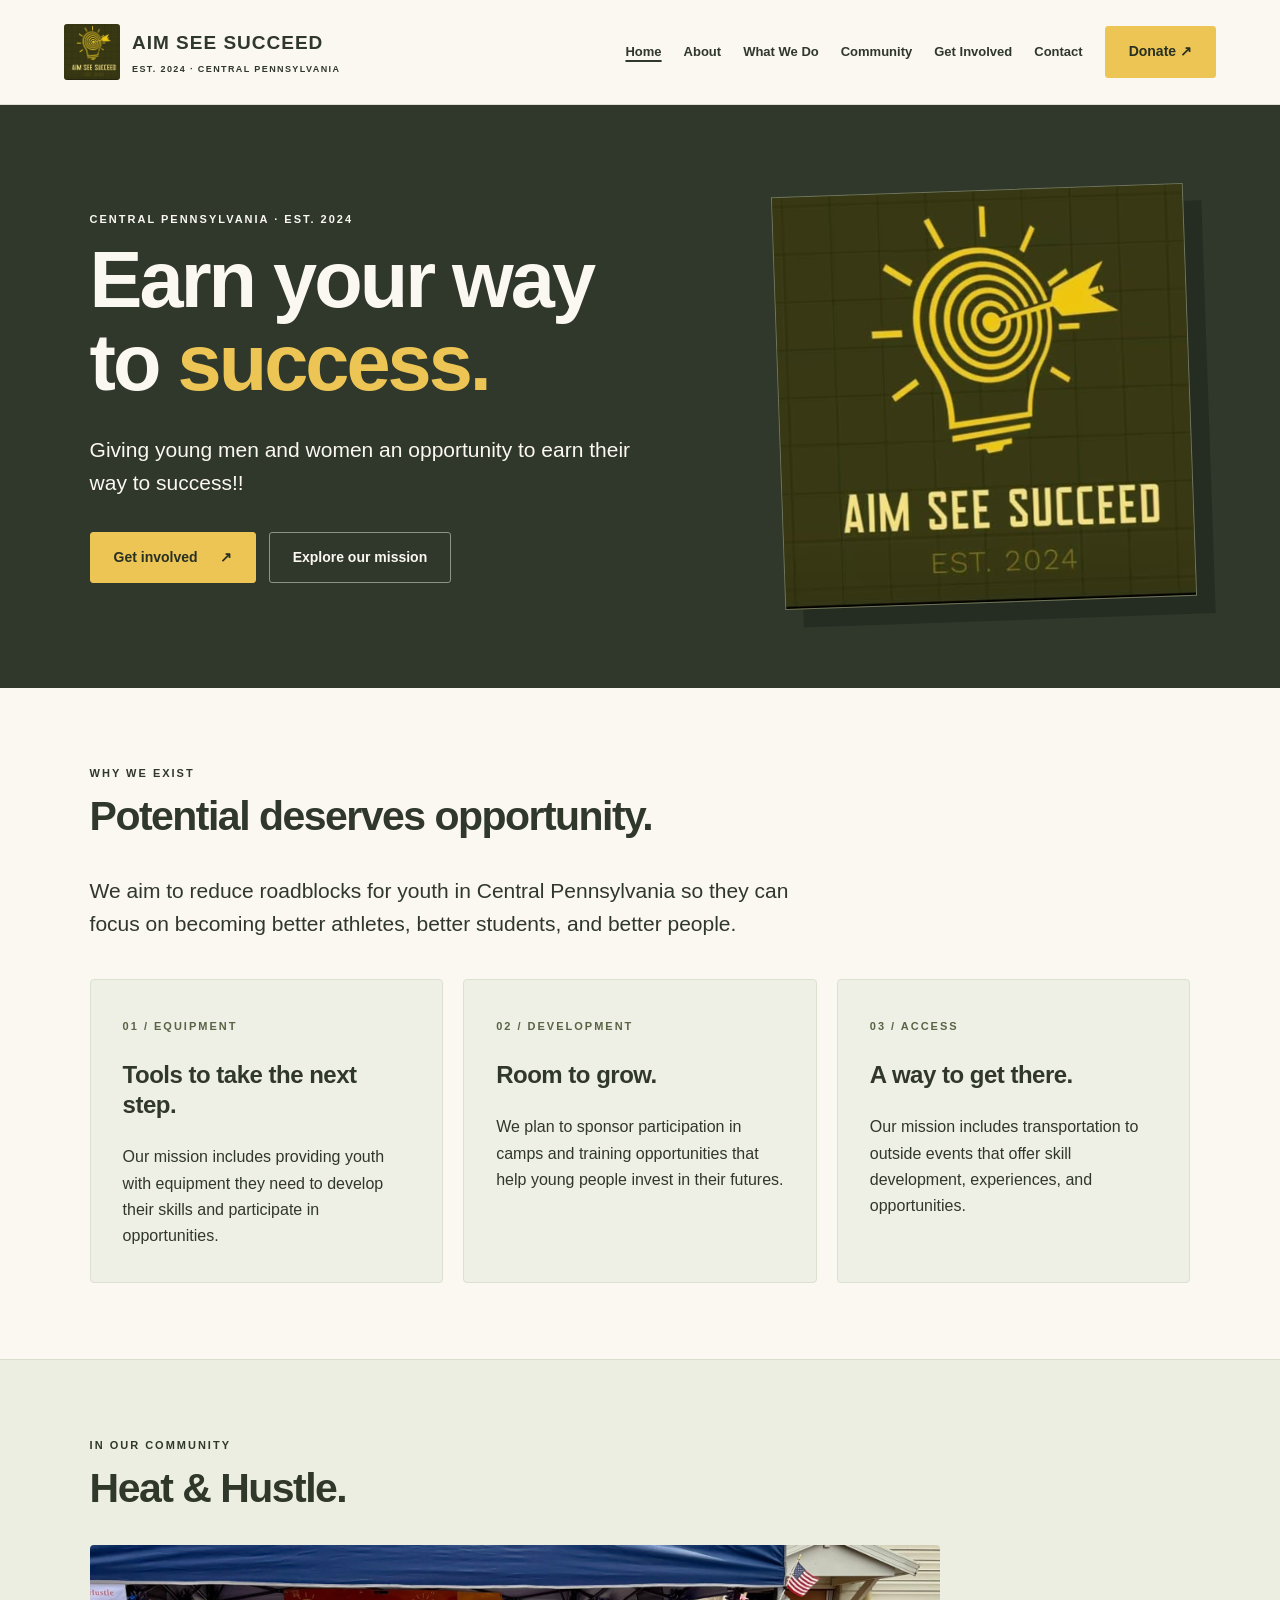
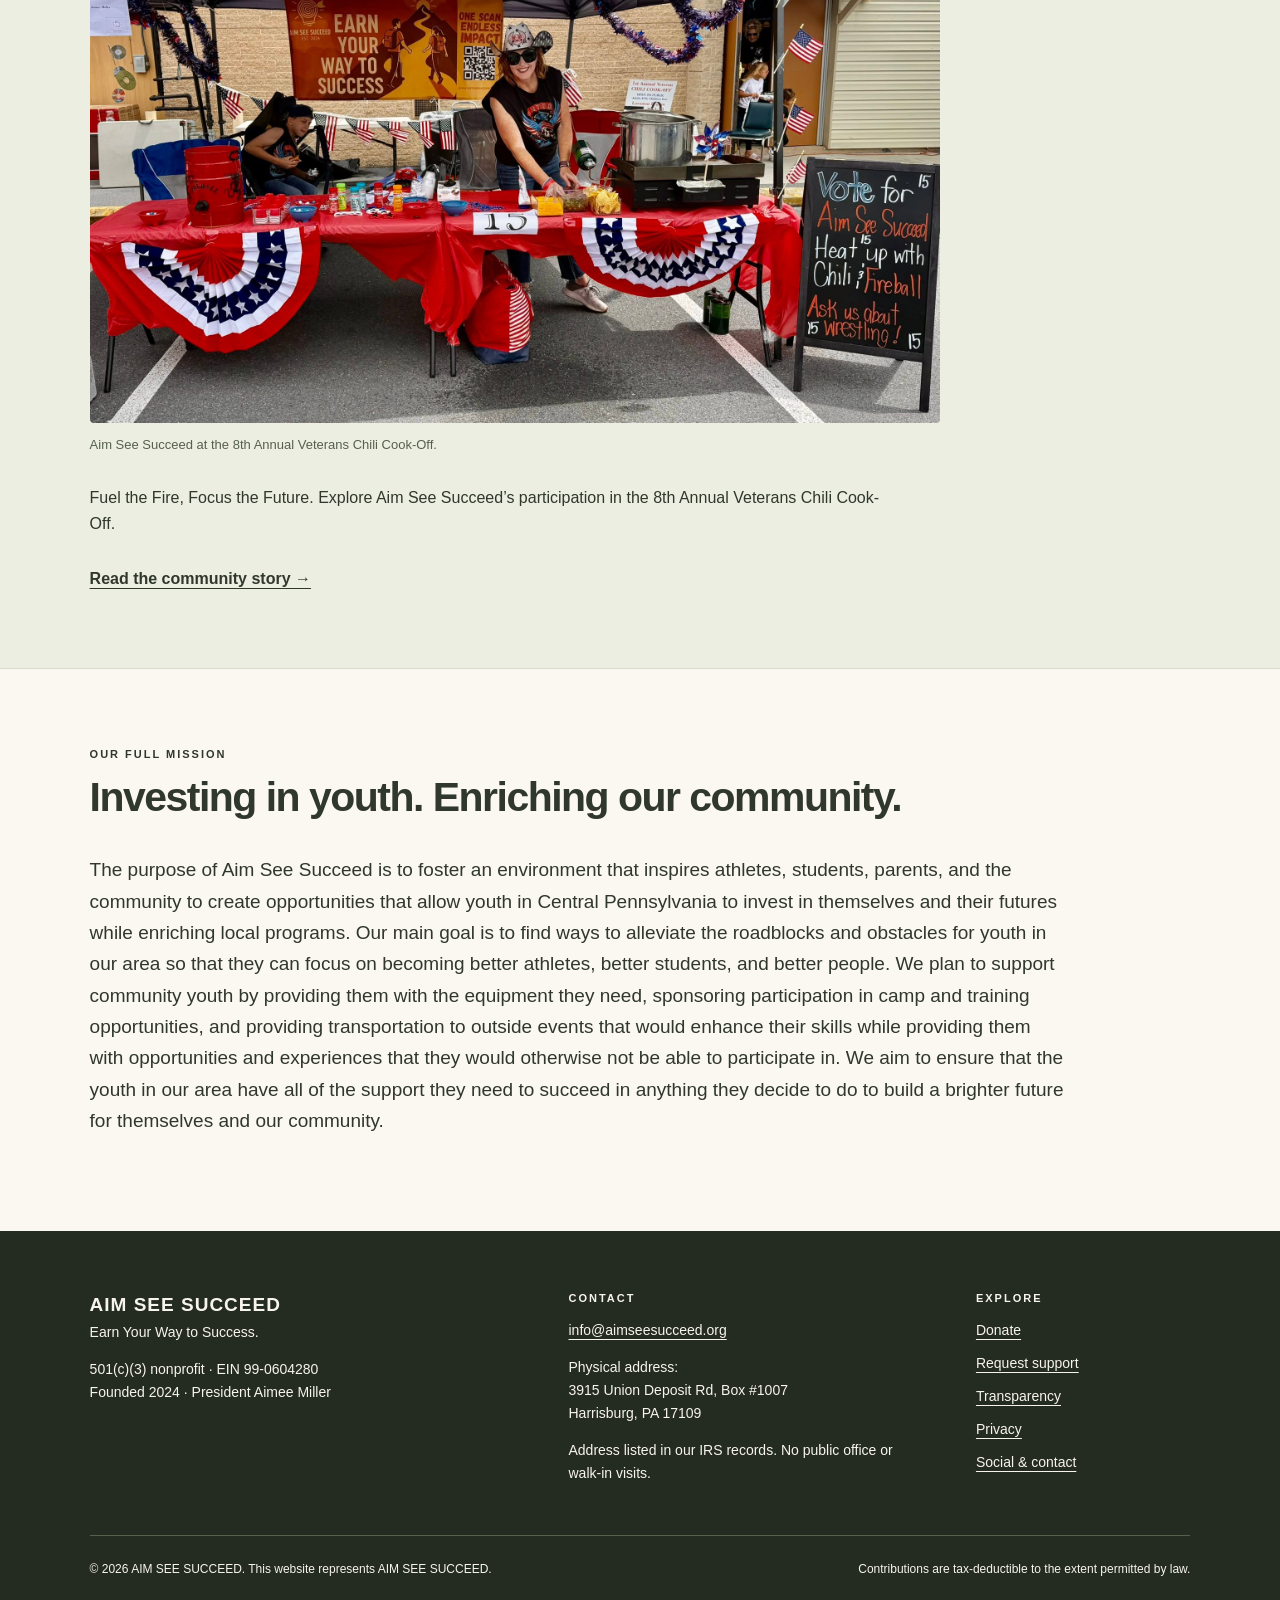
<file: index.html>
<!doctype html><html lang="en"><head><meta charset="utf-8"><meta name="viewport" content="width=device-width,initial-scale=1"><title>Home | AIM SEE SUCCEED</title><meta name="description" content="Opportunity begins with a clear aim. AIM SEE SUCCEED is a 501(c)(3) nonprofit supporting youth opportunity in Central Pennsylvania."><meta name="theme-color" content="#30372b"><link rel="icon" href="favicon.ico?v=20261008" sizes="16x16 32x32 48x48 64x64">
<link rel="icon" href="favicon-32x32.png?v=20261008" type="image/png" sizes="32x32">
<link rel="icon" href="favicon-192x192.png?v=20261008" type="image/png" sizes="192x192">
<link rel="apple-touch-icon" href="apple-touch-icon.png?v=20261008" sizes="180x180"><link rel="stylesheet" href="styles.css?v=20260930-images"><script src="script.js" defer></script></head><body><a class="skip" href="#main">Skip to content</a><header><div class="header-inner"><a class="wordmark" href="index.html" aria-label="Aim See Succeed home"><img class="header-logo" src="logo.png" width="479" height="479" alt=""><span>AIM SEE SUCCEED<small>EST. 2024 · CENTRAL PENNSYLVANIA</small></span></a><button class="menu-toggle" aria-expanded="false" aria-controls="navigation">Menu</button><nav id="navigation" aria-label="Main navigation"><a href="index.html" aria-current="page">Home</a><a href="about.html">About</a><a href="programs.html">What We Do</a><a href="community.html">Community</a><a href="get-involved.html">Get Involved</a><a href="contact.html">Contact</a><a class="button" href="donate.html">Donate ↗</a></nav></div></header><main id="main"><section class="hero"><div><p class="eyebrow">CENTRAL PENNSYLVANIA · EST. 2024</p><h1>Earn your way<br>to <em>success.</em></h1><p class="lead">Giving young men and women an opportunity to earn their way to success!!</p><div class="actions"><a class="button" href="get-involved.html">Get involved <span aria-hidden="true">↗</span></a><a class="button secondary" href="programs.html">Explore our mission</a></div></div><aside class="brand-panel logo-panel"><img src="logo.png" width="479" height="479" alt="Aim See Succeed: gold target and arrow inside a lightbulb, established 2024"></aside></section><section><p class="eyebrow">WHY WE EXIST</p><h2>Potential deserves opportunity.</h2><p class="lead">We aim to reduce roadblocks for youth in Central Pennsylvania so they can focus on becoming better athletes, better students, and better people.</p><div class="grid"><article class="card"><span class="number">01 / EQUIPMENT</span><h3>Tools to take the next step.</h3><p>Our mission includes providing youth with equipment they need to develop their skills and participate in opportunities.</p></article><article class="card"><span class="number">02 / DEVELOPMENT</span><h3>Room to grow.</h3><p>We plan to sponsor participation in camps and training opportunities that help young people invest in their futures.</p></article><article class="card"><span class="number">03 / ACCESS</span><h3>A way to get there.</h3><p>Our mission includes transportation to outside events that offer skill development, experiences, and opportunities.</p></article></div></section><section class="band"><p class="eyebrow">IN OUR COMMUNITY</p><h2>Heat &amp; Hustle.</h2><figure class="feature-photo"><img src="cookoff-booth.jpg" width="2048" height="1152" loading="lazy" alt="Aim See Succeed’s decorated Chili Cook-Off booth with the Earn Your Way to Success banner"><figcaption>Aim See Succeed at the 8th Annual Veterans Chili Cook-Off.</figcaption></figure><p>Fuel the Fire, Focus the Future. Explore Aim See Succeed’s participation in the 8th Annual Veterans Chili Cook-Off.</p><a class="text-link" href="community.html">Read the community story →</a></section><section><p class="eyebrow">OUR FULL MISSION</p><h2>Investing in youth. Enriching our community.</h2><p class="mission">The purpose of Aim See Succeed is to foster an environment that inspires athletes, students, parents, and the community to create opportunities that allow youth in Central Pennsylvania to invest in themselves and their futures while enriching local programs. Our main goal is to find ways to alleviate the roadblocks and obstacles for youth in our area so that they can focus on becoming better athletes, better students, and better people. We plan to support community youth by providing them with the equipment they need, sponsoring participation in camp and training opportunities, and providing transportation to outside events that would enhance their skills while providing them with opportunities and experiences that they would otherwise not be able to participate in. We aim to ensure that the youth in our area have all of the support they need to succeed in anything they decide to do to build a brighter future for themselves and our community.</p></section></main><footer><div class="footer-grid"><div><a class="wordmark" href="index.html">AIM SEE SUCCEED</a><p>Earn Your Way to Success.</p><p>501(c)(3) nonprofit · EIN 99-0604280<br>Founded 2024 · President Aimee Miller</p></div><div><p class="eyebrow">CONTACT</p><p><a href="contact.html#inquiry">info@aimseesucceed.org</a></p><p>Physical address:<br>3915 Union Deposit Rd, Box #1007<br>Harrisburg, PA 17109</p><p>Address listed in our IRS records. No public office or walk-in visits.</p></div><div><p class="eyebrow">EXPLORE</p><a href="donate.html">Donate</a><a href="get-involved.html">Request support</a><a href="transparency.html">Transparency</a><a href="privacy.html">Privacy</a><a href="contact.html">Social & contact</a></div></div><div class="footer-bottom"><p>© 2026 AIM SEE SUCCEED. This website represents AIM SEE SUCCEED.</p><p>Contributions are tax-deductible to the extent permitted by law.</p></div></footer></body></html>
</file>
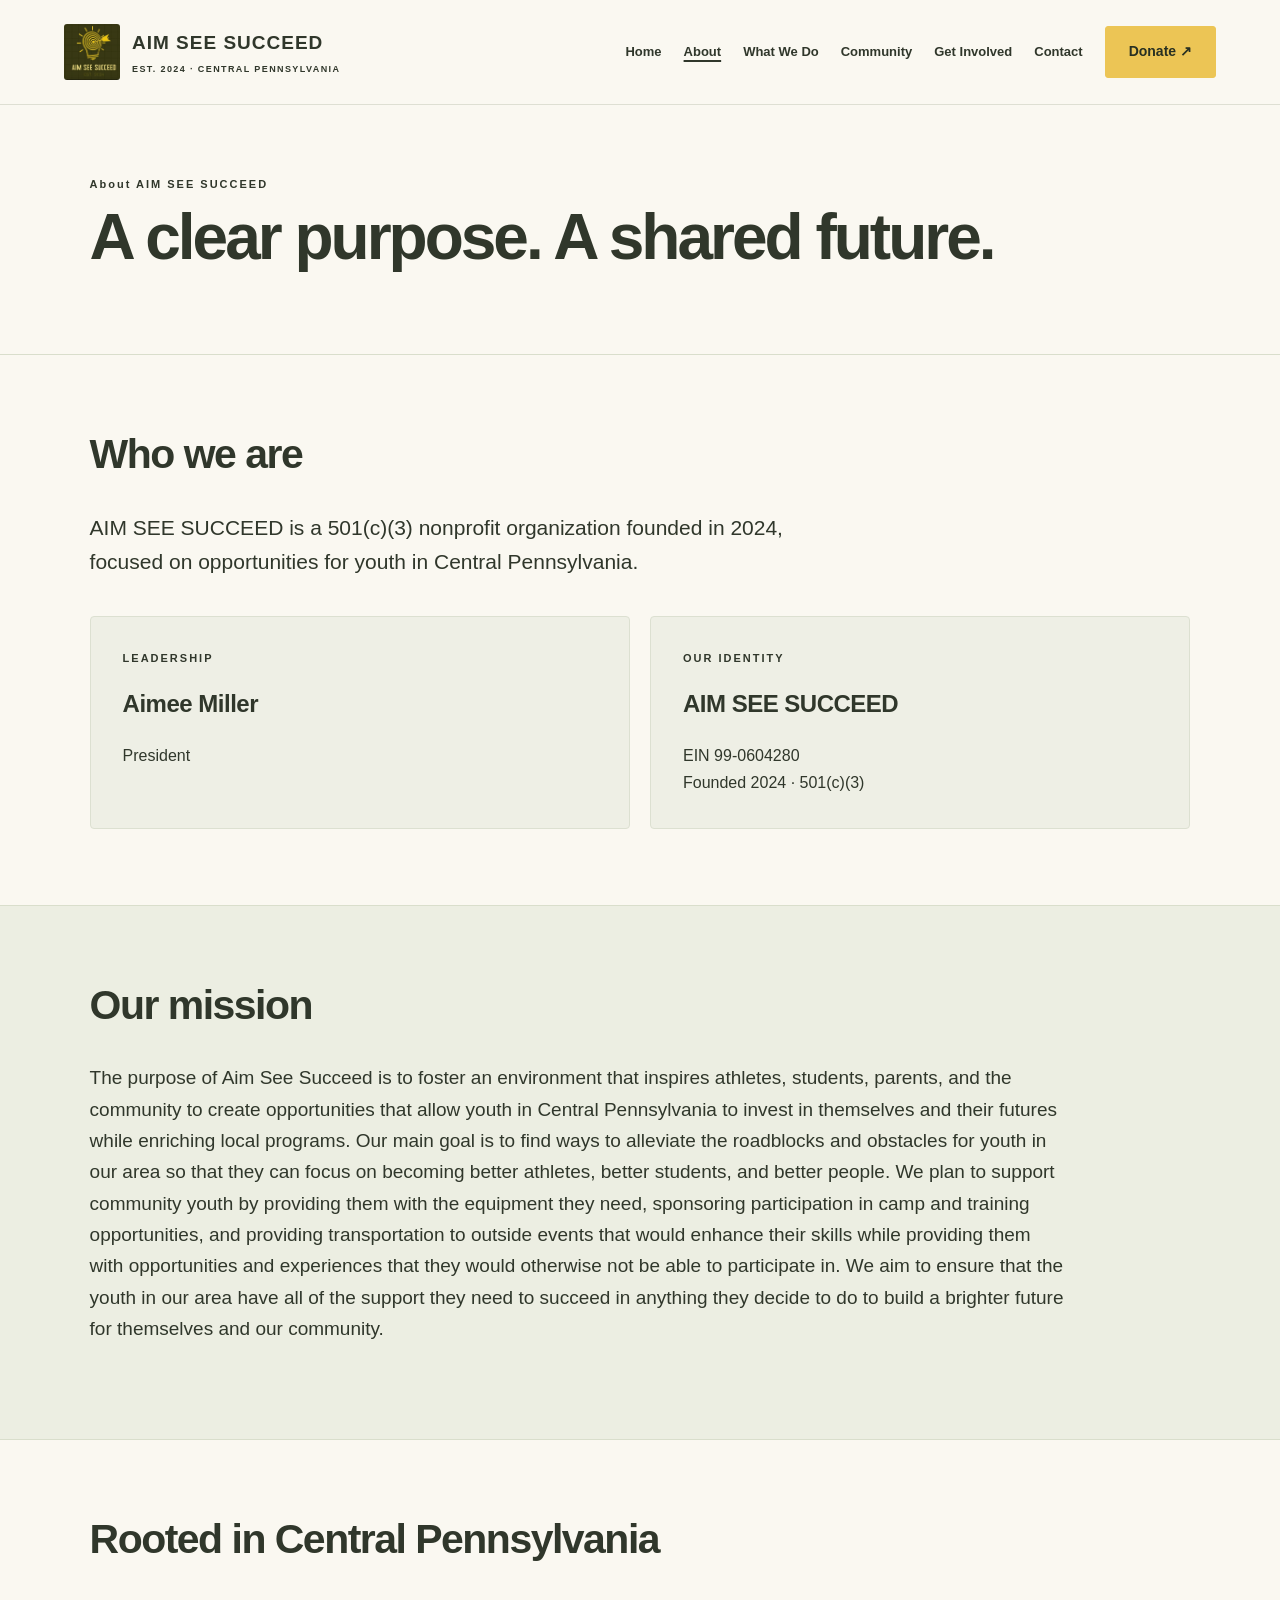
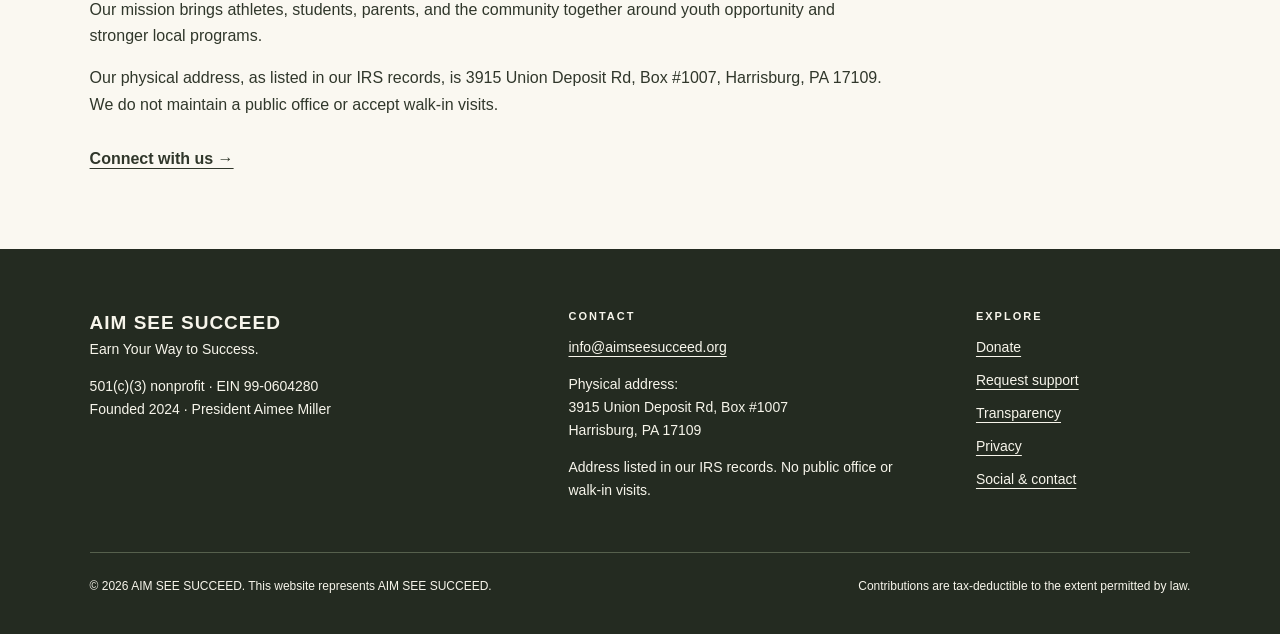
<file: about.html>
<!doctype html><html lang="en"><head><meta charset="utf-8"><meta name="viewport" content="width=device-width,initial-scale=1"><title>About | AIM SEE SUCCEED</title><meta name="description" content="A clear purpose. A shared future. AIM SEE SUCCEED is a 501(c)(3) nonprofit supporting youth opportunity in Central Pennsylvania."><meta name="theme-color" content="#30372b"><link rel="icon" href="favicon.ico?v=20261008" sizes="16x16 32x32 48x48 64x64">
<link rel="icon" href="favicon-32x32.png?v=20261008" type="image/png" sizes="32x32">
<link rel="icon" href="favicon-192x192.png?v=20261008" type="image/png" sizes="192x192">
<link rel="apple-touch-icon" href="apple-touch-icon.png?v=20261008" sizes="180x180"><link rel="stylesheet" href="styles.css?v=20260930-images"><script src="script.js" defer></script></head><body><a class="skip" href="#main">Skip to content</a><header><div class="header-inner"><a class="wordmark" href="index.html" aria-label="Aim See Succeed home"><img class="header-logo" src="logo.png" width="479" height="479" alt=""><span>AIM SEE SUCCEED<small>EST. 2024 · CENTRAL PENNSYLVANIA</small></span></a><button class="menu-toggle" aria-expanded="false" aria-controls="navigation">Menu</button><nav id="navigation" aria-label="Main navigation"><a href="index.html">Home</a><a href="about.html" aria-current="page">About</a><a href="programs.html">What We Do</a><a href="community.html">Community</a><a href="get-involved.html">Get Involved</a><a href="contact.html">Contact</a><a class="button" href="donate.html">Donate ↗</a></nav></div></header><main id="main"><section class="page-intro"><p class="eyebrow">About AIM SEE SUCCEED</p><h1>A clear purpose. A shared future.</h1></section><section><h2>Who we are</h2><p class="lead">AIM SEE SUCCEED is a 501(c)(3) nonprofit organization founded in 2024, focused on opportunities for youth in Central Pennsylvania.</p><div class="grid two"><article class="card"><p class="eyebrow">LEADERSHIP</p><h3>Aimee Miller</h3><p>President</p></article><article class="card"><p class="eyebrow">OUR IDENTITY</p><h3>AIM SEE SUCCEED</h3><p>EIN 99-0604280<br>Founded 2024 · 501(c)(3)</p></article></div></section><section class="band"><h2>Our mission</h2><p class="mission">The purpose of Aim See Succeed is to foster an environment that inspires athletes, students, parents, and the community to create opportunities that allow youth in Central Pennsylvania to invest in themselves and their futures while enriching local programs. Our main goal is to find ways to alleviate the roadblocks and obstacles for youth in our area so that they can focus on becoming better athletes, better students, and better people. We plan to support community youth by providing them with the equipment they need, sponsoring participation in camp and training opportunities, and providing transportation to outside events that would enhance their skills while providing them with opportunities and experiences that they would otherwise not be able to participate in. We aim to ensure that the youth in our area have all of the support they need to succeed in anything they decide to do to build a brighter future for themselves and our community.</p></section><section><h2>Rooted in Central Pennsylvania</h2><p>Our mission brings athletes, students, parents, and the community together around youth opportunity and stronger local programs.</p><p>Our physical address, as listed in our IRS records, is 3915 Union Deposit Rd, Box #1007, Harrisburg, PA 17109. We do not maintain a public office or accept walk-in visits.</p><a class="text-link" href="contact.html">Connect with us →</a></section></main><footer><div class="footer-grid"><div><a class="wordmark" href="index.html">AIM SEE SUCCEED</a><p>Earn Your Way to Success.</p><p>501(c)(3) nonprofit · EIN 99-0604280<br>Founded 2024 · President Aimee Miller</p></div><div><p class="eyebrow">CONTACT</p><p><a href="contact.html#inquiry">info@aimseesucceed.org</a></p><p>Physical address:<br>3915 Union Deposit Rd, Box #1007<br>Harrisburg, PA 17109</p><p>Address listed in our IRS records. No public office or walk-in visits.</p></div><div><p class="eyebrow">EXPLORE</p><a href="donate.html">Donate</a><a href="get-involved.html">Request support</a><a href="transparency.html">Transparency</a><a href="privacy.html">Privacy</a><a href="contact.html">Social & contact</a></div></div><div class="footer-bottom"><p>© 2026 AIM SEE SUCCEED. This website represents AIM SEE SUCCEED.</p><p>Contributions are tax-deductible to the extent permitted by law.</p></div></footer></body></html>
</file>
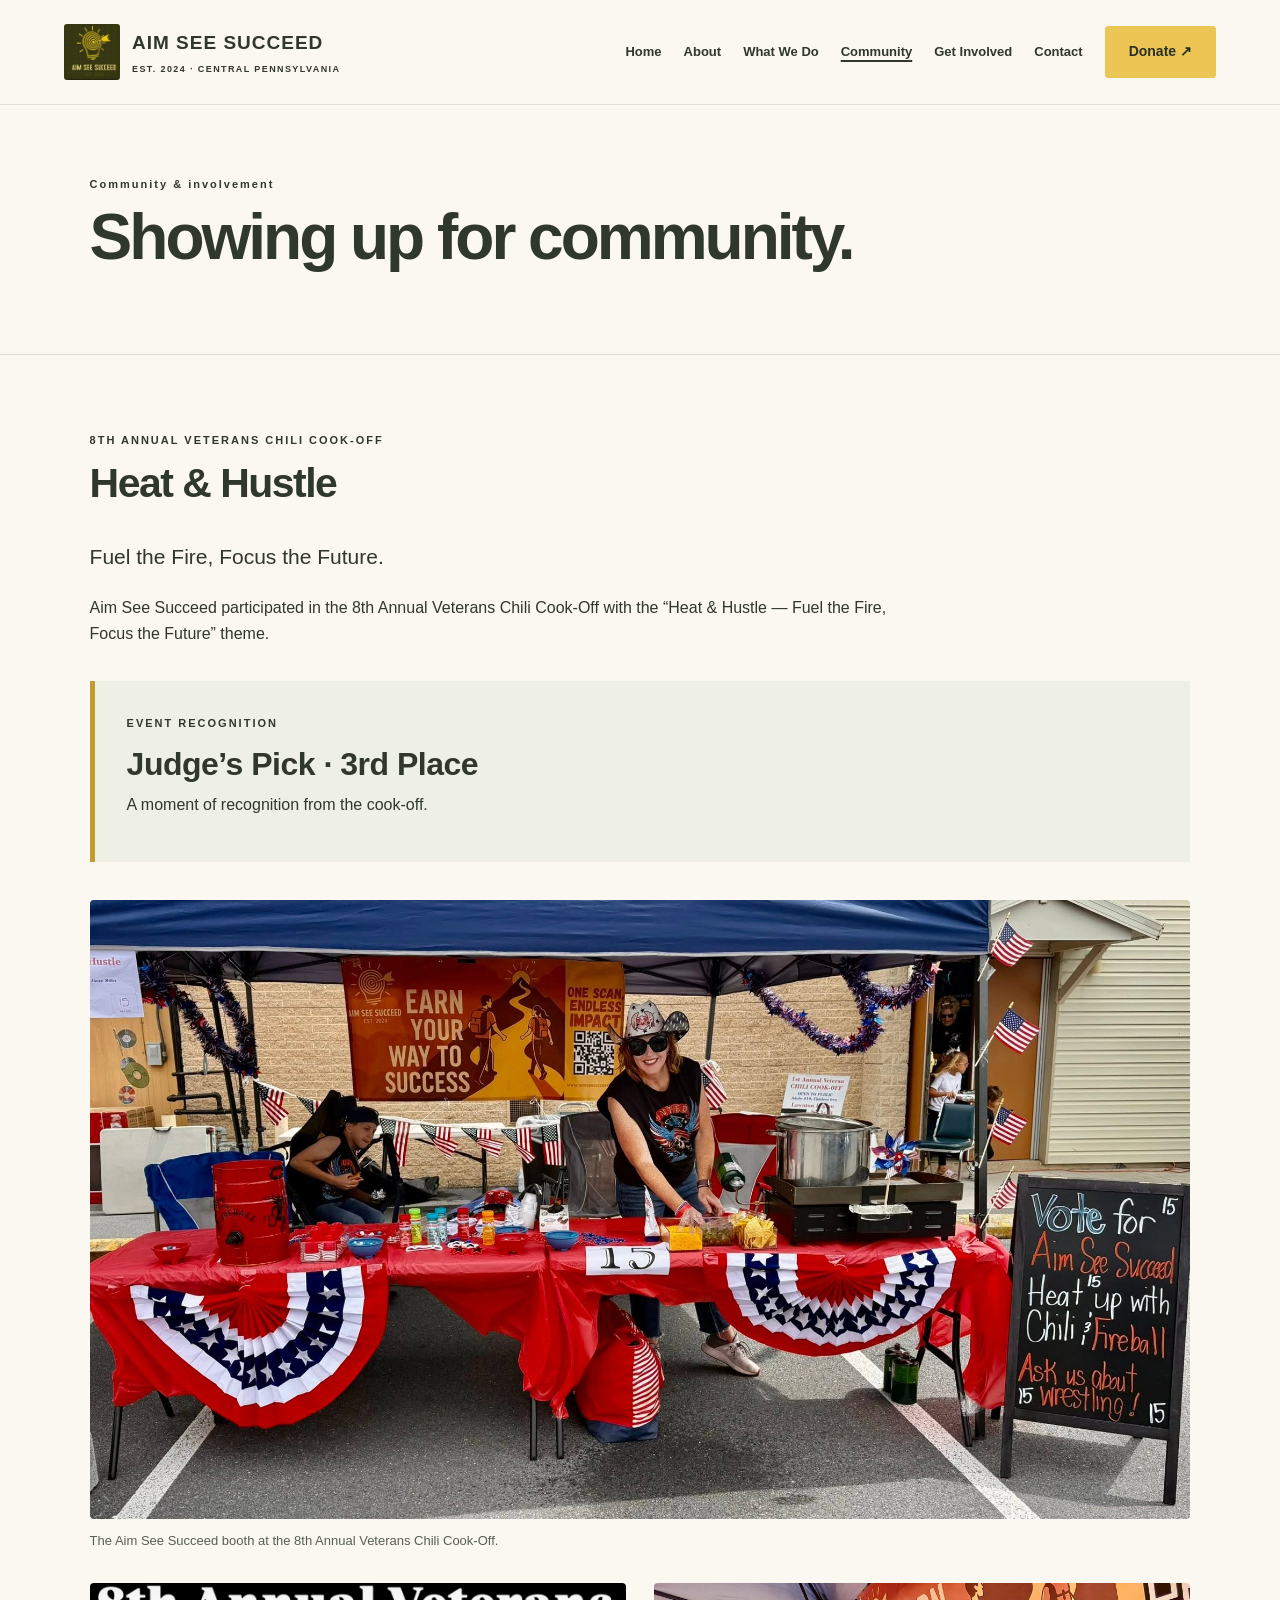
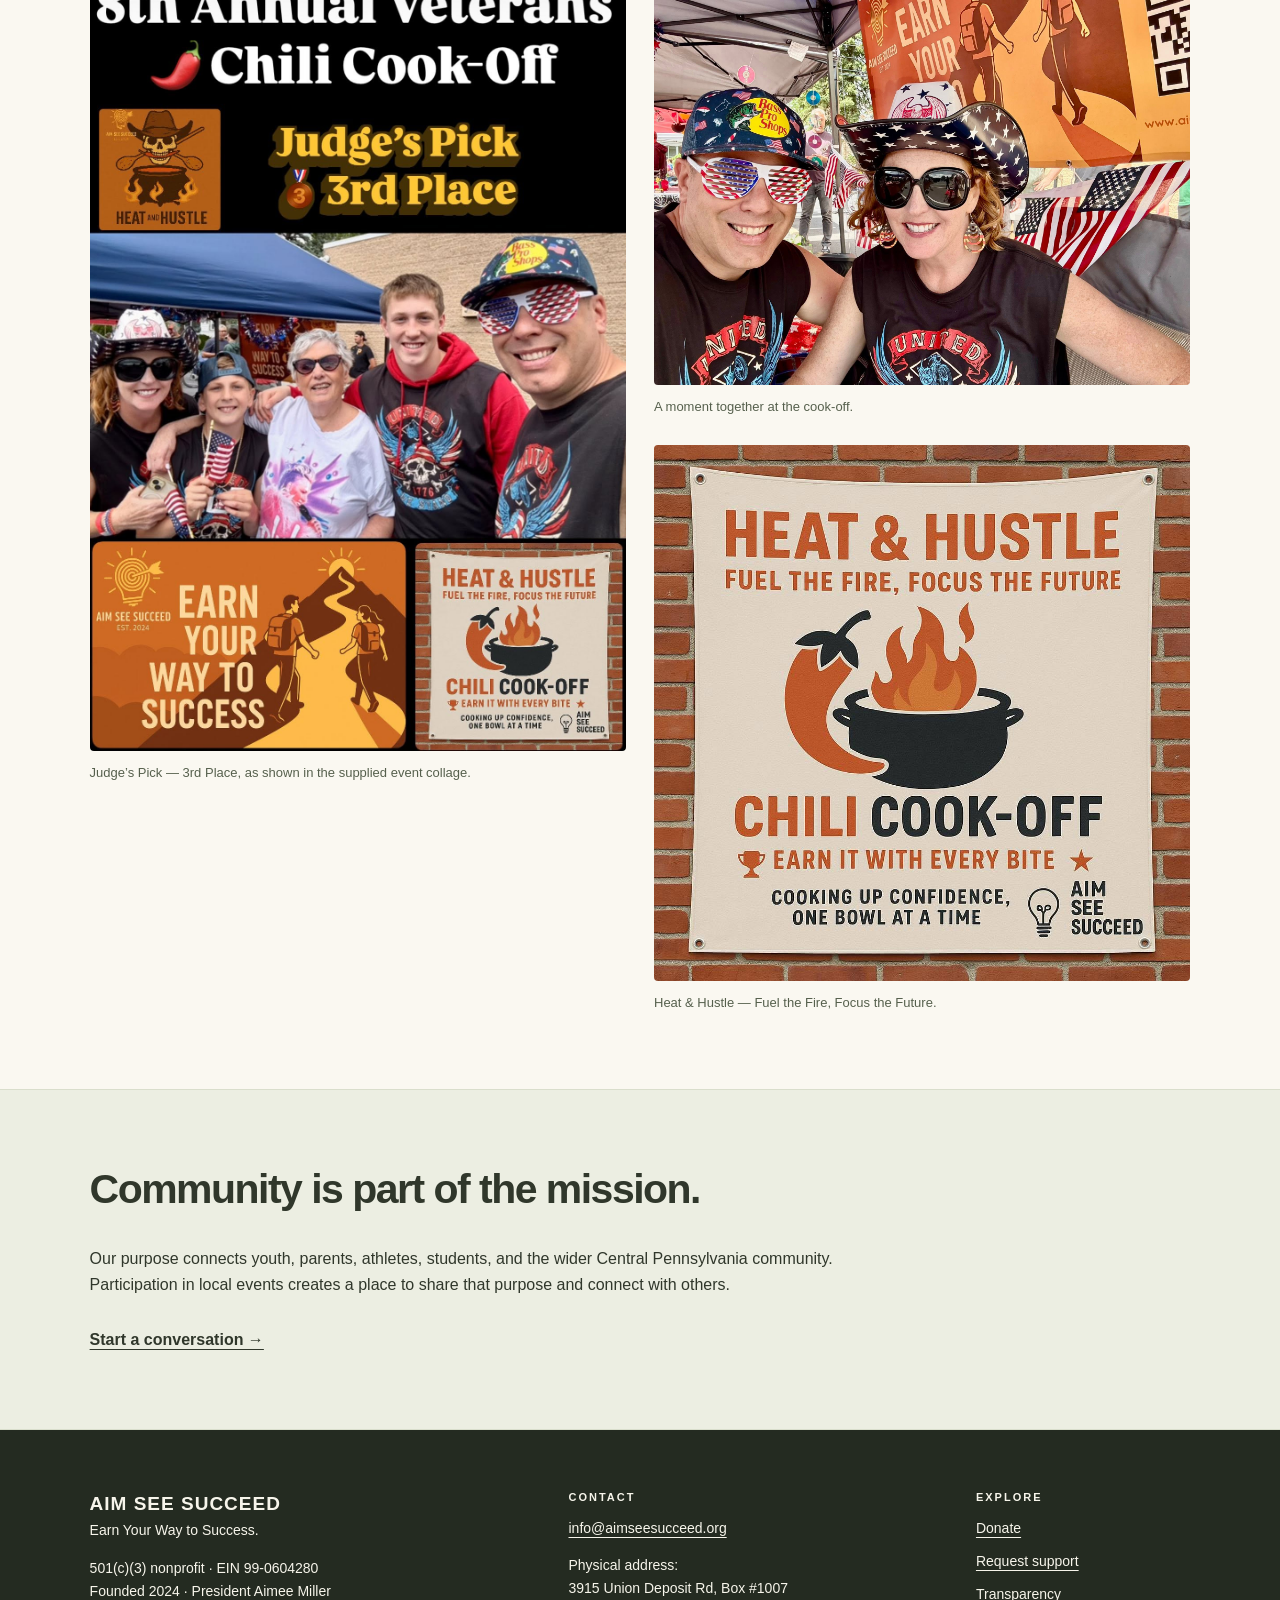
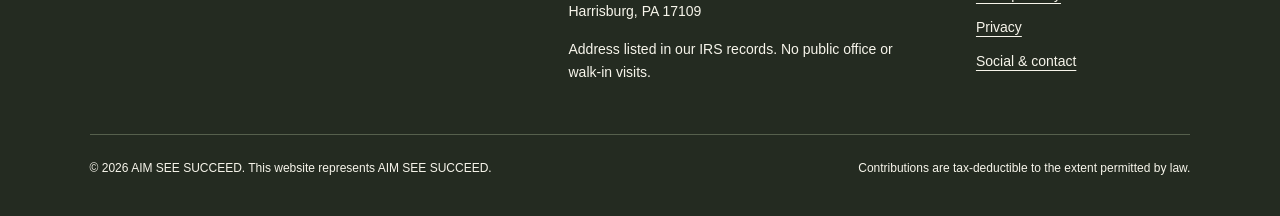
<file: community.html>
<!doctype html><html lang="en"><head><meta charset="utf-8"><meta name="viewport" content="width=device-width,initial-scale=1"><title>Community | AIM SEE SUCCEED</title><meta name="description" content="Showing up for community. AIM SEE SUCCEED is a 501(c)(3) nonprofit supporting youth opportunity in Central Pennsylvania."><meta name="theme-color" content="#30372b"><link rel="icon" href="favicon.ico?v=20261008" sizes="16x16 32x32 48x48 64x64">
<link rel="icon" href="favicon-32x32.png?v=20261008" type="image/png" sizes="32x32">
<link rel="icon" href="favicon-192x192.png?v=20261008" type="image/png" sizes="192x192">
<link rel="apple-touch-icon" href="apple-touch-icon.png?v=20261008" sizes="180x180"><link rel="stylesheet" href="styles.css?v=20260930-images"><script src="script.js" defer></script></head><body><a class="skip" href="#main">Skip to content</a><header><div class="header-inner"><a class="wordmark" href="index.html" aria-label="Aim See Succeed home"><img class="header-logo" src="logo.png" width="479" height="479" alt=""><span>AIM SEE SUCCEED<small>EST. 2024 · CENTRAL PENNSYLVANIA</small></span></a><button class="menu-toggle" aria-expanded="false" aria-controls="navigation">Menu</button><nav id="navigation" aria-label="Main navigation"><a href="index.html">Home</a><a href="about.html">About</a><a href="programs.html">What We Do</a><a href="community.html" aria-current="page">Community</a><a href="get-involved.html">Get Involved</a><a href="contact.html">Contact</a><a class="button" href="donate.html">Donate ↗</a></nav></div></header><main id="main"><section class="page-intro"><p class="eyebrow">Community & involvement</p><h1>Showing up for community.</h1></section><section><p class="eyebrow">8TH ANNUAL VETERANS CHILI COOK-OFF</p><h2>Heat &amp; Hustle</h2><p class="lead">Fuel the Fire, Focus the Future.</p><p>Aim See Succeed participated in the 8th Annual Veterans Chili Cook-Off with the “Heat &amp; Hustle — Fuel the Fire, Focus the Future” theme.</p><div class="award"><span class="eyebrow">EVENT RECOGNITION</span><h3>Judge’s Pick · 3rd Place</h3><p>A moment of recognition from the cook-off.</p></div><figure class="event-main"><img src="cookoff-booth.jpg" width="2048" height="1152" alt="Aim See Succeed’s Chili Cook-Off booth with patriotic decorations and organization banners"><figcaption>The Aim See Succeed booth at the 8th Annual Veterans Chili Cook-Off.</figcaption></figure><div class="photo-gallery"><figure><img src="cookoff-recognition.jpg" width="1206" height="1728" loading="lazy" alt="Event collage showing Judge’s Pick 3rd Place recognition, attendees, and Aim See Succeed banners"><figcaption>Judge’s Pick — 3rd Place, as shown in the supplied event collage.</figcaption></figure><div><figure><img src="cookoff-community.jpg" width="2048" height="1536" loading="lazy" alt="Two smiling attendees at the Aim See Succeed booth beneath the Earn Your Way to Success banner"><figcaption>A moment together at the cook-off.</figcaption></figure><figure><img src="heat-and-hustle.jpg" width="1024" height="1024" loading="lazy" alt="Heat & Hustle banner reading Fuel the Fire, Focus the Future and Chili Cook-Off"><figcaption>Heat &amp; Hustle — Fuel the Fire, Focus the Future.</figcaption></figure></div></div></section><section class="band"><h2>Community is part of the mission.</h2><p>Our purpose connects youth, parents, athletes, students, and the wider Central Pennsylvania community. Participation in local events creates a place to share that purpose and connect with others.</p><a class="text-link" href="get-involved.html">Start a conversation →</a></section></main><footer><div class="footer-grid"><div><a class="wordmark" href="index.html">AIM SEE SUCCEED</a><p>Earn Your Way to Success.</p><p>501(c)(3) nonprofit · EIN 99-0604280<br>Founded 2024 · President Aimee Miller</p></div><div><p class="eyebrow">CONTACT</p><p><a href="contact.html#inquiry">info@aimseesucceed.org</a></p><p>Physical address:<br>3915 Union Deposit Rd, Box #1007<br>Harrisburg, PA 17109</p><p>Address listed in our IRS records. No public office or walk-in visits.</p></div><div><p class="eyebrow">EXPLORE</p><a href="donate.html">Donate</a><a href="get-involved.html">Request support</a><a href="transparency.html">Transparency</a><a href="privacy.html">Privacy</a><a href="contact.html">Social & contact</a></div></div><div class="footer-bottom"><p>© 2026 AIM SEE SUCCEED. This website represents AIM SEE SUCCEED.</p><p>Contributions are tax-deductible to the extent permitted by law.</p></div></footer></body></html>
</file>
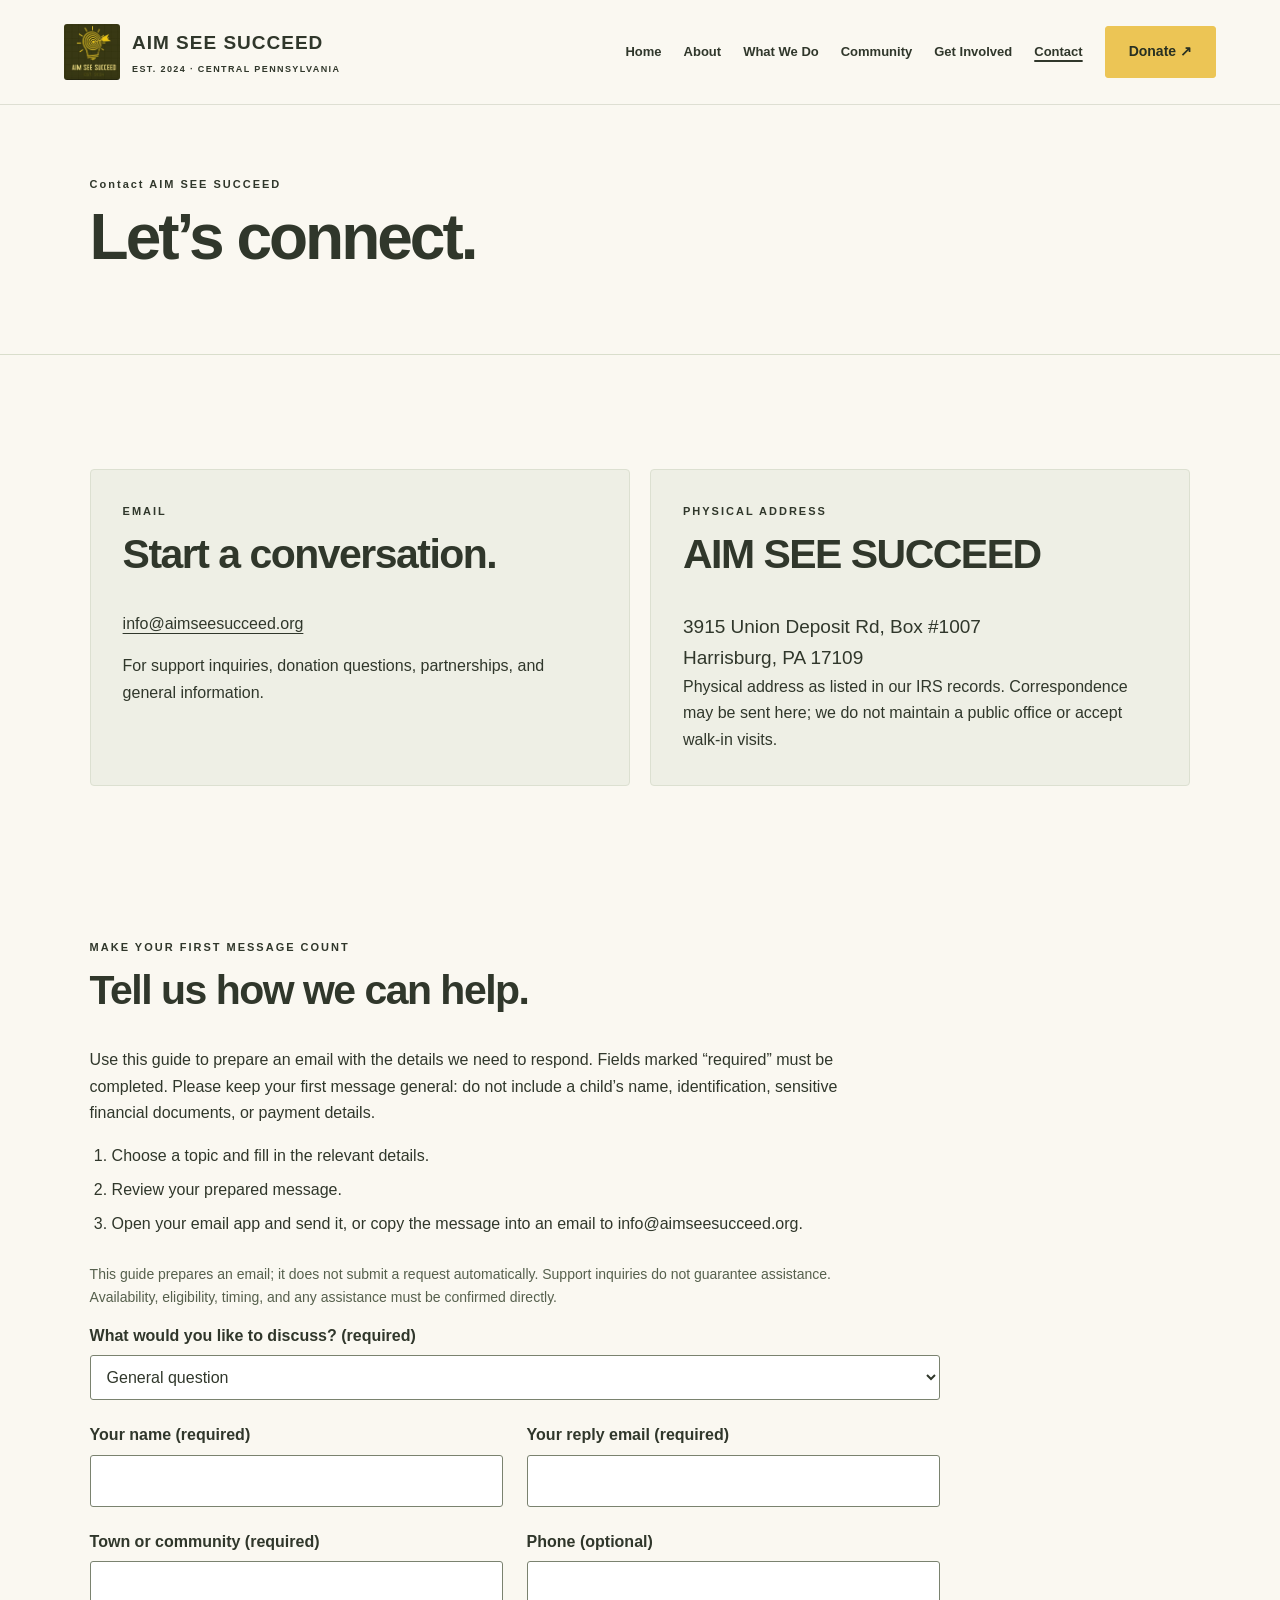
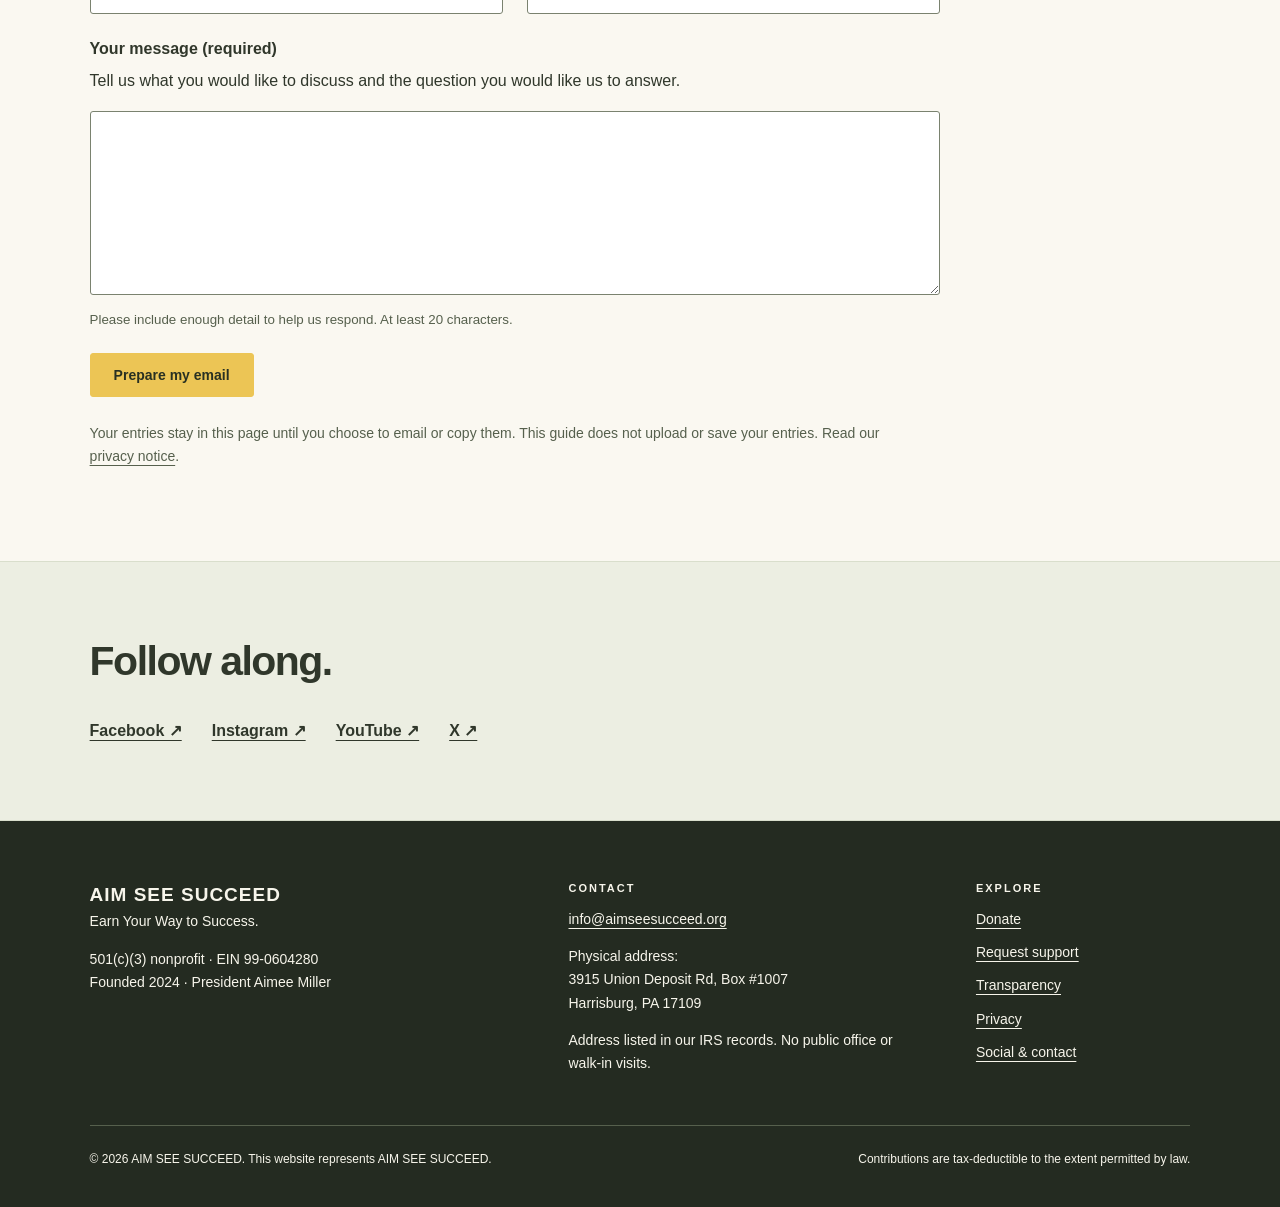
<file: contact.html>
<!doctype html><html lang="en"><head><meta charset="utf-8"><meta name="viewport" content="width=device-width,initial-scale=1"><title>Contact | AIM SEE SUCCEED</title><meta name="description" content="Let’s connect. AIM SEE SUCCEED is a 501(c)(3) nonprofit supporting youth opportunity in Central Pennsylvania."><meta name="theme-color" content="#30372b"><link rel="icon" href="favicon.ico?v=20261008" sizes="16x16 32x32 48x48 64x64">
<link rel="icon" href="favicon-32x32.png?v=20261008" type="image/png" sizes="32x32">
<link rel="icon" href="favicon-192x192.png?v=20261008" type="image/png" sizes="192x192">
<link rel="apple-touch-icon" href="apple-touch-icon.png?v=20261008" sizes="180x180"><link rel="stylesheet" href="styles.css?v=20260930-images"><script src="script.js" defer></script><link rel="stylesheet" href="inquiry.css?v=20261006"><script src="inquiry.js?v=20261006" defer></script></head><body><a class="skip" href="#main">Skip to content</a><header><div class="header-inner"><a class="wordmark" href="index.html" aria-label="Aim See Succeed home"><img class="header-logo" src="logo.png" width="479" height="479" alt=""><span>AIM SEE SUCCEED<small>EST. 2024 · CENTRAL PENNSYLVANIA</small></span></a><button class="menu-toggle" aria-expanded="false" aria-controls="navigation">Menu</button><nav id="navigation" aria-label="Main navigation"><a href="index.html">Home</a><a href="about.html">About</a><a href="programs.html">What We Do</a><a href="community.html">Community</a><a href="get-involved.html">Get Involved</a><a href="contact.html" aria-current="page">Contact</a><a class="button" href="donate.html">Donate ↗</a></nav></div></header><main id="main"><section class="page-intro"><p class="eyebrow">Contact AIM SEE SUCCEED</p><h1>Let’s connect.</h1></section><section><div class="grid two"><article class="card"><p class="eyebrow">EMAIL</p><h2>Start a conversation.</h2><p><a href="contact.html#inquiry">info@aimseesucceed.org</a></p><p>For support inquiries, donation questions, partnerships, and general information.</p></article><article class="card"><p class="eyebrow">PHYSICAL ADDRESS</p><h2>AIM SEE SUCCEED</h2><address>3915 Union Deposit Rd, Box #1007<br>Harrisburg, PA 17109</address><p>Physical address as listed in our IRS records. Correspondence may be sent here; we do not maintain a public office or accept walk-in visits.</p></article></div></section><section id="inquiry" aria-labelledby="inquiry-title"><p class="eyebrow">MAKE YOUR FIRST MESSAGE COUNT</p><h2 id="inquiry-title">Tell us how we can help.</h2><p>Use this guide to prepare an email with the details we need to respond. Fields marked “required” must be completed. Please keep your first message general: do not include a child’s name, identification, sensitive financial documents, or payment details.</p><ol class="inquiry-steps"><li>Choose a topic and fill in the relevant details.</li><li>Review your prepared message.</li><li>Open your email app and send it, or copy the message into an email to info@aimseesucceed.org.</li></ol><p class="note">This guide prepares an email; it does not submit a request automatically. Support inquiries do not guarantee assistance. Availability, eligibility, timing, and any assistance must be confirmed directly.</p><noscript><p>Email <a href="mailto:info@aimseesucceed.org?subject=AIM%20SEE%20SUCCEED%20inquiry&amp;body=Name%3A%0AReply%20email%3A%0ATown%20or%20community%3A%0ATopic%3A%0AOpportunity%20or%20question%3A%0AHelp%20requested%3A%0ATiming%3A%0A">info@aimseesucceed.org</a> with your name, reply email, town, topic, details, and timing. Enable JavaScript to use the guided email builder.</p></noscript><form hidden id="inquiry-form" class="inquiry-form" action="contact.html#inquiry" method="get"><div class="field"><label for="inquiry-topic">What would you like to discuss? (required)</label><select id="inquiry-topic" name="topic" required><option value="general">General question</option><option value="support">Youth support</option><option value="volunteer">Volunteering</option><option value="partnership">Partnership or sponsorship</option><option value="donation">Donation question or items to give</option><option value="privacy">Privacy question</option></select></div><div class="field-grid"><div class="field"><label for="inquiry-name">Your name (required)</label><input id="inquiry-name" name="name" autocomplete="name" maxlength="100" required></div><div class="field"><label for="inquiry-email">Your reply email (required)</label><input id="inquiry-email" name="email" type="email" autocomplete="email" maxlength="180" required></div><div class="field"><label for="inquiry-town">Town or community (required)</label><input id="inquiry-town" name="town" autocomplete="address-level2" maxlength="120" required></div><div class="field"><label for="inquiry-phone">Phone (optional)</label><input id="inquiry-phone" name="phone" type="tel" autocomplete="tel" maxlength="40"></div></div><fieldset data-topic="support" hidden disabled><legend>About the support inquiry</legend><div class="field"><label for="relationship">Your connection to the youth or program (required)</label><input id="relationship" name="relationship" maxlength="180" required aria-describedby="relationship-hint"><small id="relationship-hint">For example: parent, guardian, coach, or program representative. No child’s name is needed.</small></div><div class="field"><label for="opportunity">Opportunity or program (required)</label><input id="opportunity" name="opportunity" maxlength="240" required></div><div class="field"><label for="help">What help is needed? (required)</label><input id="help" name="help" maxlength="240" required aria-describedby="help-hint"><small id="help-hint">Describe the request, such as equipment, camp or training participation, or transportation.</small></div><div class="field-grid"><div class="field"><label for="deadline">Deadline or timing (required)</label><input id="deadline" name="deadline" maxlength="160" required aria-describedby="deadline-hint"><small id="deadline-hint">Include a date if known, or write “Not yet known.”</small></div><div class="field"><label for="cost">Estimated cost (optional)</label><input id="cost" name="cost" maxlength="100" placeholder="Amount, if known"></div></div></fieldset><fieldset data-topic="volunteer" hidden disabled><legend>About volunteering</legend><div class="field"><label for="availability">When and how often are you available? (required)</label><input id="availability" name="availability" maxlength="240" required></div></fieldset><fieldset data-topic="partnership" hidden disabled><legend>About the partnership</legend><div class="field"><label for="organization">Organization or affiliation (required)</label><input id="organization" name="organization" maxlength="180" required aria-describedby="organization-hint"><small id="organization-hint">If you are reaching out as an individual, write “Individual.”</small></div><div class="field"><label for="partnership-timing">Proposed timing (optional)</label><input id="partnership-timing" name="partnershipTiming" maxlength="160"></div></fieldset><div class="field"><label for="inquiry-message">Your message (required)</label><p id="message-hint">Tell us what you would like to discuss and the question you would like us to answer.</p><textarea id="inquiry-message" name="message" rows="6" minlength="20" maxlength="1800" required aria-describedby="message-hint"></textarea><small>Please include enough detail to help us respond. At least 20 characters.</small></div><button class="button" type="submit">Prepare my email</button><p class="note">Your entries stay in this page until you choose to email or copy them. This guide does not upload or save your entries. Read our <a href="privacy.html">privacy notice</a>.</p></form><div id="email-preview" class="email-preview" tabindex="-1" hidden><h3>Review and send your message</h3><p>Recipient: <strong>info@aimseesucceed.org</strong>. If your email app does not open or leaves out part of the message, use the copy option. You must send the email yourself.</p><label for="email-draft">Your prepared message</label><textarea id="email-draft" readonly rows="12"></textarea><div class="actions"><a id="open-email" class="button" href="mailto:info@aimseesucceed.org">Open my email app ↗</a><button id="copy-email" class="button secondary" type="button">Copy message</button></div></div><p id="inquiry-status" class="inquiry-status" role="status" aria-live="polite"></p></section><section class="band"><h2>Follow along.</h2><div class="social"><a href="https://www.facebook.com/aimseesucceed">Facebook ↗</a><a href="https://www.instagram.com/aimseesucceed/">Instagram ↗</a><a href="https://www.youtube.com/@AimSeeSucceed">YouTube ↗</a><a href="https://x.com/AimSeeSucceed">X ↗</a></div></section></main><footer><div class="footer-grid"><div><a class="wordmark" href="index.html">AIM SEE SUCCEED</a><p>Earn Your Way to Success.</p><p>501(c)(3) nonprofit · EIN 99-0604280<br>Founded 2024 · President Aimee Miller</p></div><div><p class="eyebrow">CONTACT</p><p><a href="contact.html#inquiry">info@aimseesucceed.org</a></p><p>Physical address:<br>3915 Union Deposit Rd, Box #1007<br>Harrisburg, PA 17109</p><p>Address listed in our IRS records. No public office or walk-in visits.</p></div><div><p class="eyebrow">EXPLORE</p><a href="donate.html">Donate</a><a href="get-involved.html">Request support</a><a href="transparency.html">Transparency</a><a href="privacy.html">Privacy</a><a href="contact.html">Social & contact</a></div></div><div class="footer-bottom"><p>© 2026 AIM SEE SUCCEED. This website represents AIM SEE SUCCEED.</p><p>Contributions are tax-deductible to the extent permitted by law.</p></div></footer></body></html>
<!-- Address label update: 2026-10-05 -->
</file>
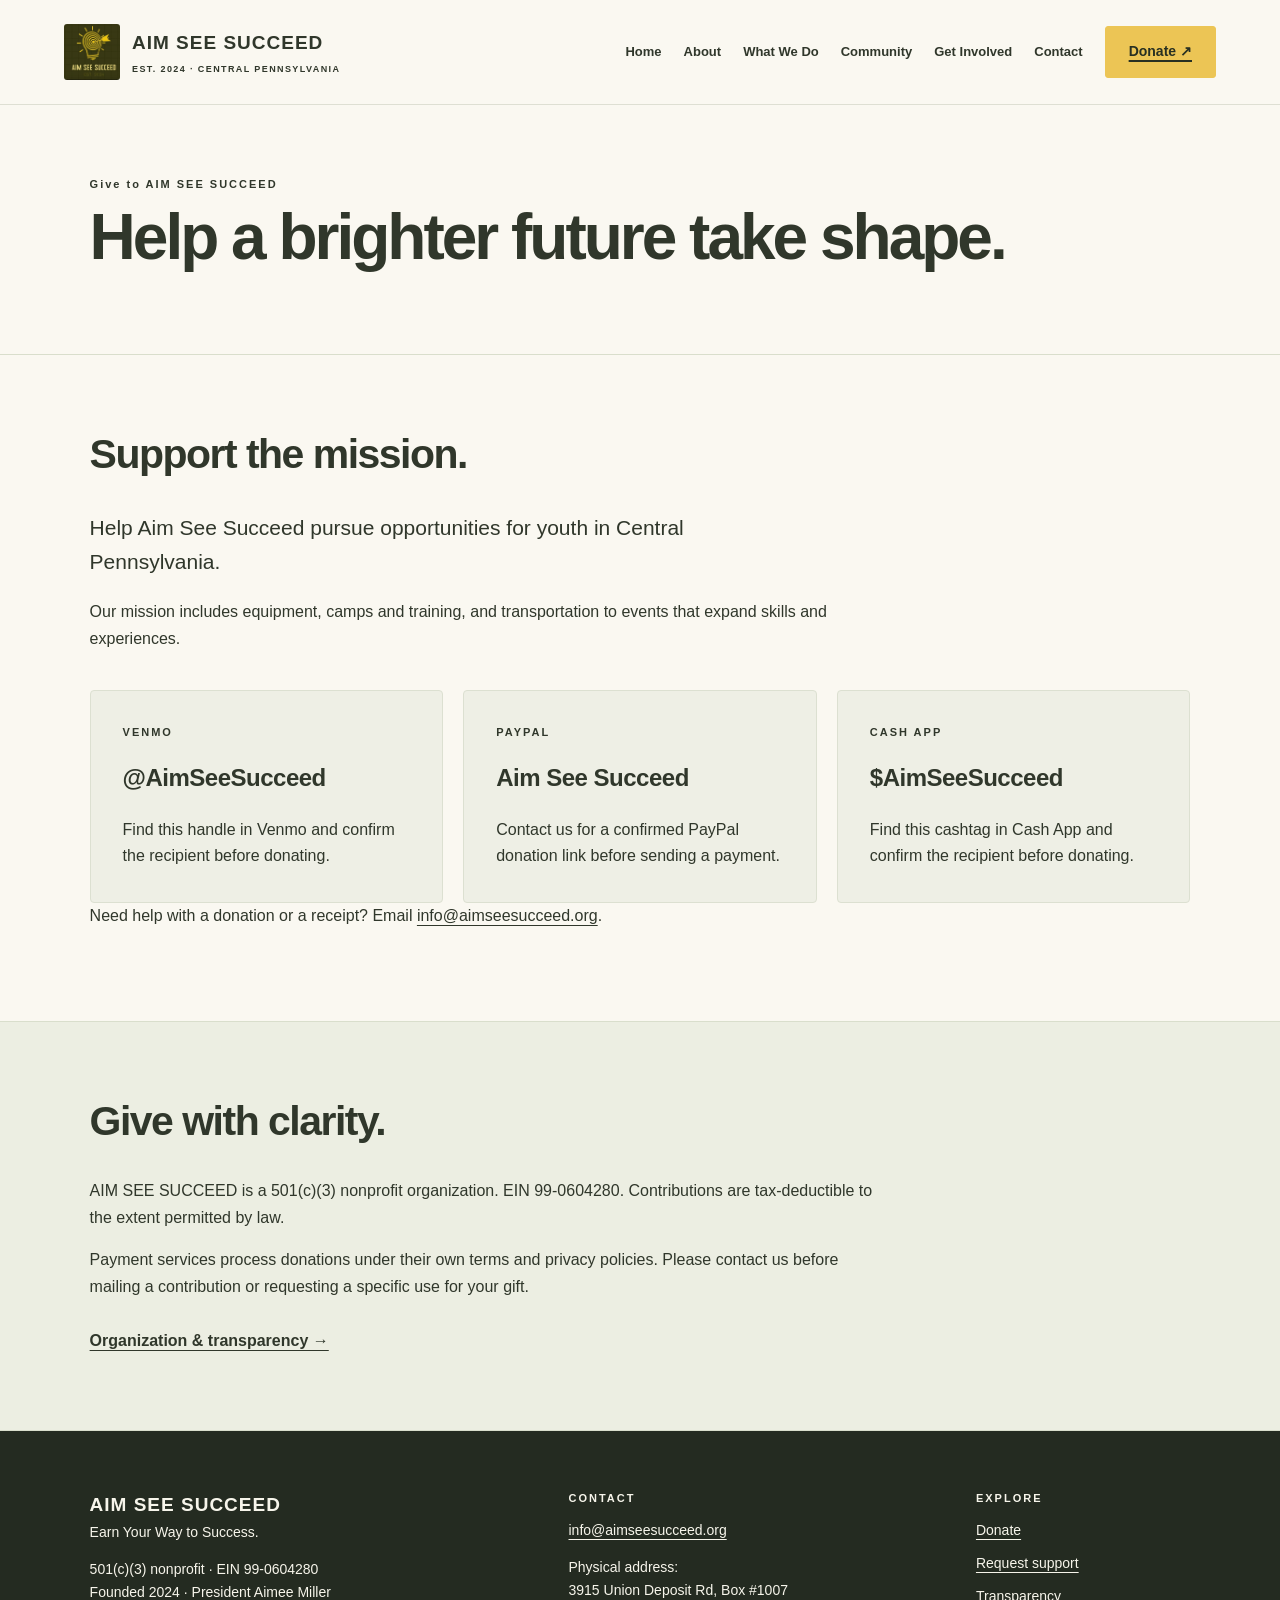
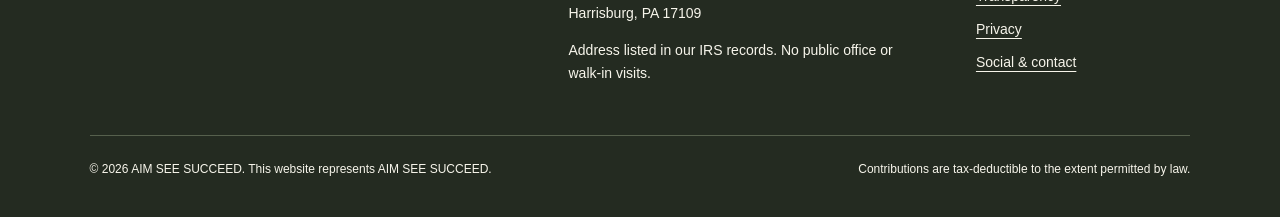
<file: donate.html>
<!doctype html><html lang="en"><head><meta charset="utf-8"><meta name="viewport" content="width=device-width,initial-scale=1"><title>Donate | AIM SEE SUCCEED</title><meta name="description" content="Help a brighter future take shape. AIM SEE SUCCEED is a 501(c)(3) nonprofit supporting youth opportunity in Central Pennsylvania."><meta name="theme-color" content="#30372b"><link rel="icon" href="favicon.ico?v=20261008" sizes="16x16 32x32 48x48 64x64">
<link rel="icon" href="favicon-32x32.png?v=20261008" type="image/png" sizes="32x32">
<link rel="icon" href="favicon-192x192.png?v=20261008" type="image/png" sizes="192x192">
<link rel="apple-touch-icon" href="apple-touch-icon.png?v=20261008" sizes="180x180"><link rel="stylesheet" href="styles.css?v=20260930-images"><script src="script.js" defer></script></head><body><a class="skip" href="#main">Skip to content</a><header><div class="header-inner"><a class="wordmark" href="index.html" aria-label="Aim See Succeed home"><img class="header-logo" src="logo.png" width="479" height="479" alt=""><span>AIM SEE SUCCEED<small>EST. 2024 · CENTRAL PENNSYLVANIA</small></span></a><button class="menu-toggle" aria-expanded="false" aria-controls="navigation">Menu</button><nav id="navigation" aria-label="Main navigation"><a href="index.html">Home</a><a href="about.html">About</a><a href="programs.html">What We Do</a><a href="community.html">Community</a><a href="get-involved.html">Get Involved</a><a href="contact.html">Contact</a><a class="button" href="donate.html" aria-current="page">Donate ↗</a></nav></div></header><main id="main"><section class="page-intro"><p class="eyebrow">Give to AIM SEE SUCCEED</p><h1>Help a brighter future take shape.</h1></section><section><h2>Support the mission.</h2><p class="lead">Help Aim See Succeed pursue opportunities for youth in Central Pennsylvania.</p><p>Our mission includes equipment, camps and training, and transportation to events that expand skills and experiences.</p><div class="grid"><article class="card"><p class="eyebrow">VENMO</p><h3>@AimSeeSucceed</h3><p>Find this handle in Venmo and confirm the recipient before donating.</p></article><article class="card"><p class="eyebrow">PAYPAL</p><h3>Aim See Succeed</h3><p>Contact us for a confirmed PayPal donation link before sending a payment.</p></article><article class="card"><p class="eyebrow">CASH APP</p><h3>$AimSeeSucceed</h3><p>Find this cashtag in Cash App and confirm the recipient before donating.</p></article></div><p>Need help with a donation or a receipt? Email <a href="contact.html?topic=donation#inquiry">info@aimseesucceed.org</a>.</p></section><section class="band"><h2>Give with clarity.</h2><p>AIM SEE SUCCEED is a 501(c)(3) nonprofit organization. EIN 99-0604280. Contributions are tax-deductible to the extent permitted by law.</p><p>Payment services process donations under their own terms and privacy policies. Please contact us before mailing a contribution or requesting a specific use for your gift.</p><a class="text-link" href="transparency.html">Organization & transparency →</a></section></main><footer><div class="footer-grid"><div><a class="wordmark" href="index.html">AIM SEE SUCCEED</a><p>Earn Your Way to Success.</p><p>501(c)(3) nonprofit · EIN 99-0604280<br>Founded 2024 · President Aimee Miller</p></div><div><p class="eyebrow">CONTACT</p><p><a href="contact.html#inquiry">info@aimseesucceed.org</a></p><p>Physical address:<br>3915 Union Deposit Rd, Box #1007<br>Harrisburg, PA 17109</p><p>Address listed in our IRS records. No public office or walk-in visits.</p></div><div><p class="eyebrow">EXPLORE</p><a href="donate.html">Donate</a><a href="get-involved.html">Request support</a><a href="transparency.html">Transparency</a><a href="privacy.html">Privacy</a><a href="contact.html">Social & contact</a></div></div><div class="footer-bottom"><p>© 2026 AIM SEE SUCCEED. This website represents AIM SEE SUCCEED.</p><p>Contributions are tax-deductible to the extent permitted by law.</p></div></footer></body></html>
</file>
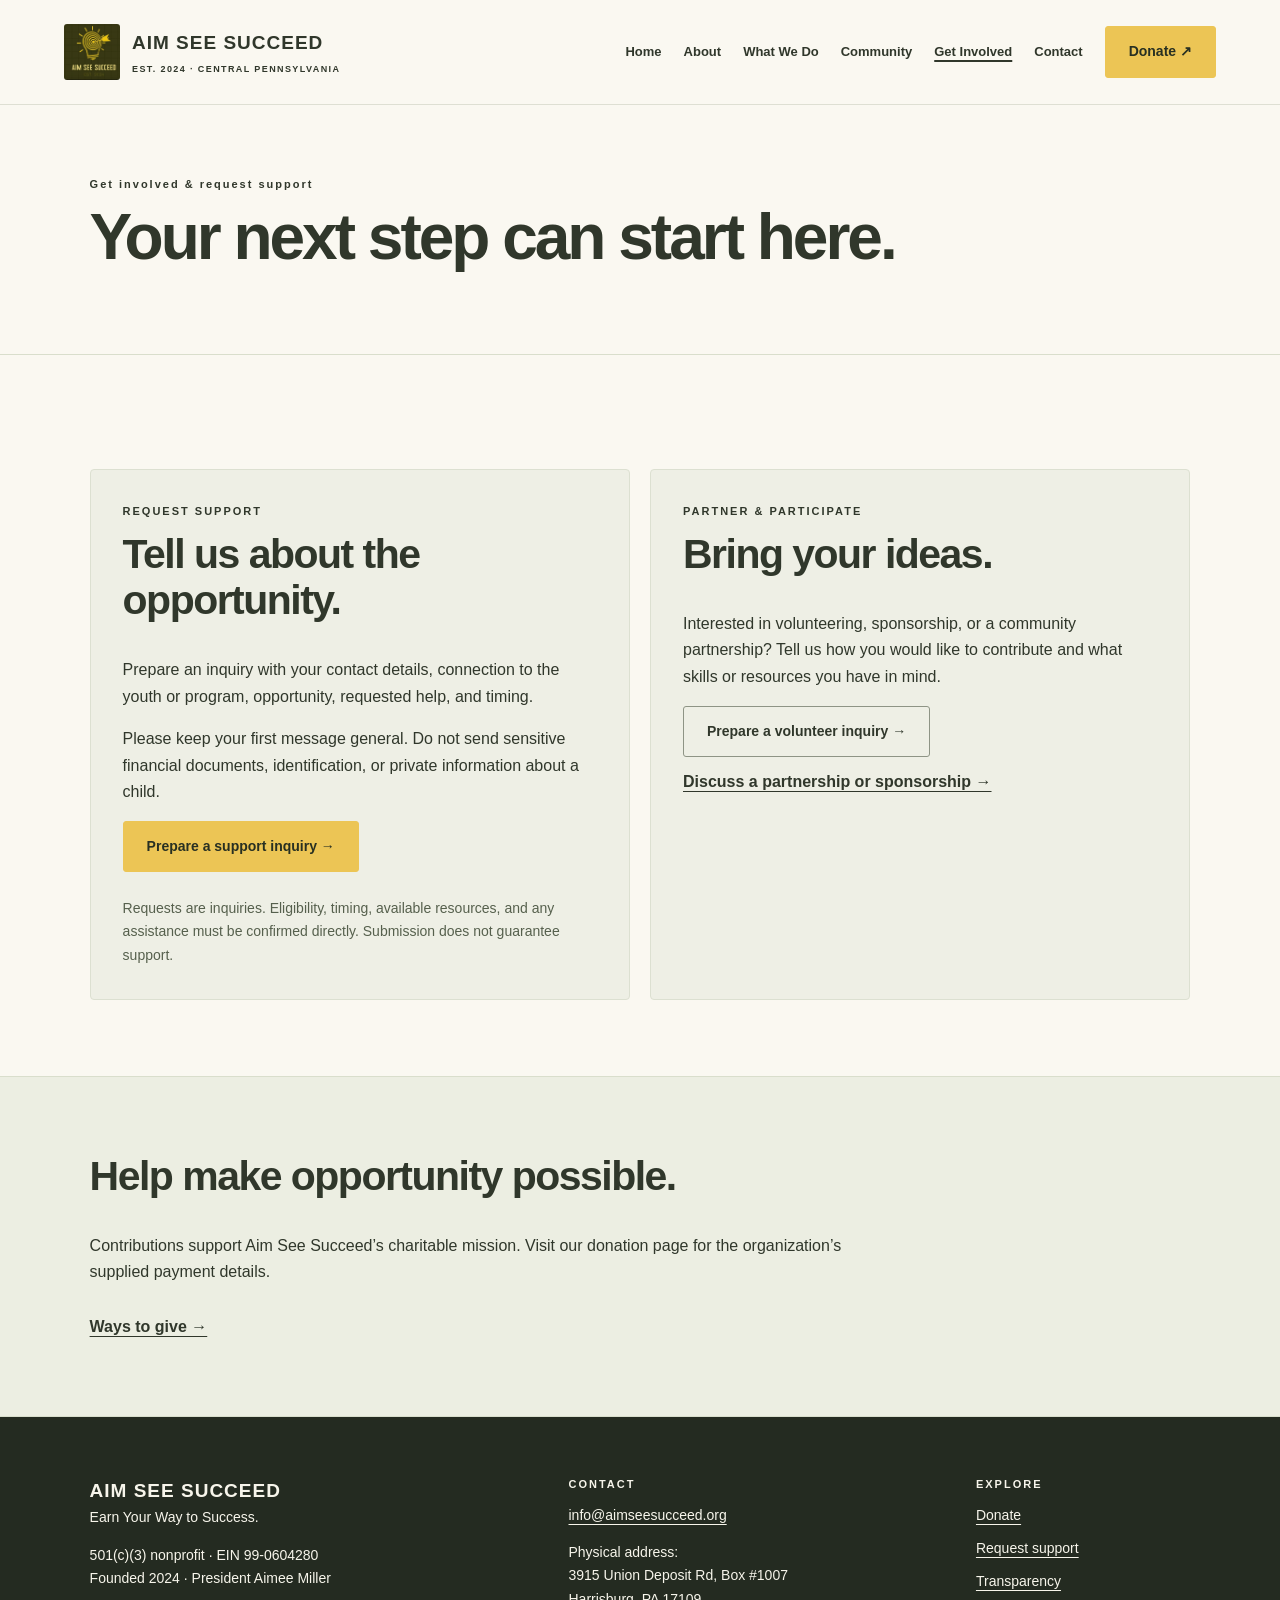
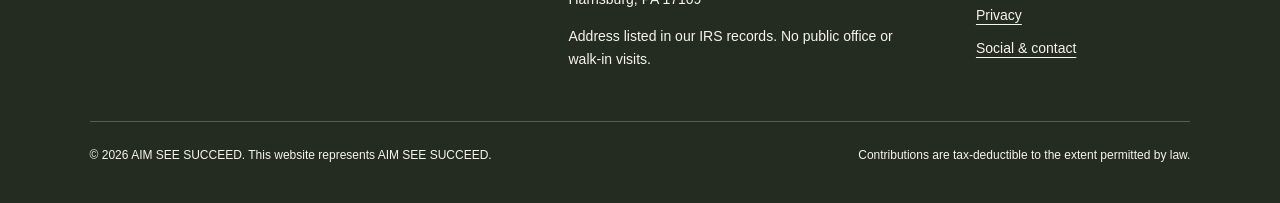
<file: get-involved.html>
<!doctype html><html lang="en"><head><meta charset="utf-8"><meta name="viewport" content="width=device-width,initial-scale=1"><title>Get Involved | AIM SEE SUCCEED</title><meta name="description" content="Your next step can start here. AIM SEE SUCCEED is a 501(c)(3) nonprofit supporting youth opportunity in Central Pennsylvania."><meta name="theme-color" content="#30372b"><link rel="icon" href="favicon.ico?v=20261008" sizes="16x16 32x32 48x48 64x64">
<link rel="icon" href="favicon-32x32.png?v=20261008" type="image/png" sizes="32x32">
<link rel="icon" href="favicon-192x192.png?v=20261008" type="image/png" sizes="192x192">
<link rel="apple-touch-icon" href="apple-touch-icon.png?v=20261008" sizes="180x180"><link rel="stylesheet" href="styles.css?v=20260930-images"><script src="script.js" defer></script></head><body><a class="skip" href="#main">Skip to content</a><header><div class="header-inner"><a class="wordmark" href="index.html" aria-label="Aim See Succeed home"><img class="header-logo" src="logo.png" width="479" height="479" alt=""><span>AIM SEE SUCCEED<small>EST. 2024 · CENTRAL PENNSYLVANIA</small></span></a><button class="menu-toggle" aria-expanded="false" aria-controls="navigation">Menu</button><nav id="navigation" aria-label="Main navigation"><a href="index.html">Home</a><a href="about.html">About</a><a href="programs.html">What We Do</a><a href="community.html">Community</a><a href="get-involved.html" aria-current="page">Get Involved</a><a href="contact.html">Contact</a><a class="button" href="donate.html">Donate ↗</a></nav></div></header><main id="main"><section class="page-intro"><p class="eyebrow">Get involved & request support</p><h1>Your next step can start here.</h1></section><section><div class="grid two"><article class="card"><p class="eyebrow">REQUEST SUPPORT</p><h2>Tell us about the opportunity.</h2><p>Prepare an inquiry with your contact details, connection to the youth or program, opportunity, requested help, and timing.</p><p>Please keep your first message general. Do not send sensitive financial documents, identification, or private information about a child.</p><a class="button" href="contact.html?topic=support#inquiry">Prepare a support inquiry →</a><p class="note">Requests are inquiries. Eligibility, timing, available resources, and any assistance must be confirmed directly. Submission does not guarantee support.</p></article><article class="card"><p class="eyebrow">PARTNER & PARTICIPATE</p><h2>Bring your ideas.</h2><p>Interested in volunteering, sponsorship, or a community partnership? Tell us how you would like to contribute and what skills or resources you have in mind.</p><a class="button secondary" href="contact.html?topic=volunteer#inquiry">Prepare a volunteer inquiry →</a><p><a class="text-link" href="contact.html?topic=partnership#inquiry">Discuss a partnership or sponsorship →</a></p></article></div></section><section class="band"><h2>Help make opportunity possible.</h2><p>Contributions support Aim See Succeed’s charitable mission. Visit our donation page for the organization’s supplied payment details.</p><a class="text-link" href="donate.html">Ways to give →</a></section></main><footer><div class="footer-grid"><div><a class="wordmark" href="index.html">AIM SEE SUCCEED</a><p>Earn Your Way to Success.</p><p>501(c)(3) nonprofit · EIN 99-0604280<br>Founded 2024 · President Aimee Miller</p></div><div><p class="eyebrow">CONTACT</p><p><a href="contact.html#inquiry">info@aimseesucceed.org</a></p><p>Physical address:<br>3915 Union Deposit Rd, Box #1007<br>Harrisburg, PA 17109</p><p>Address listed in our IRS records. No public office or walk-in visits.</p></div><div><p class="eyebrow">EXPLORE</p><a href="donate.html">Donate</a><a href="get-involved.html">Request support</a><a href="transparency.html">Transparency</a><a href="privacy.html">Privacy</a><a href="contact.html">Social & contact</a></div></div><div class="footer-bottom"><p>© 2026 AIM SEE SUCCEED. This website represents AIM SEE SUCCEED.</p><p>Contributions are tax-deductible to the extent permitted by law.</p></div></footer></body></html>
</file>
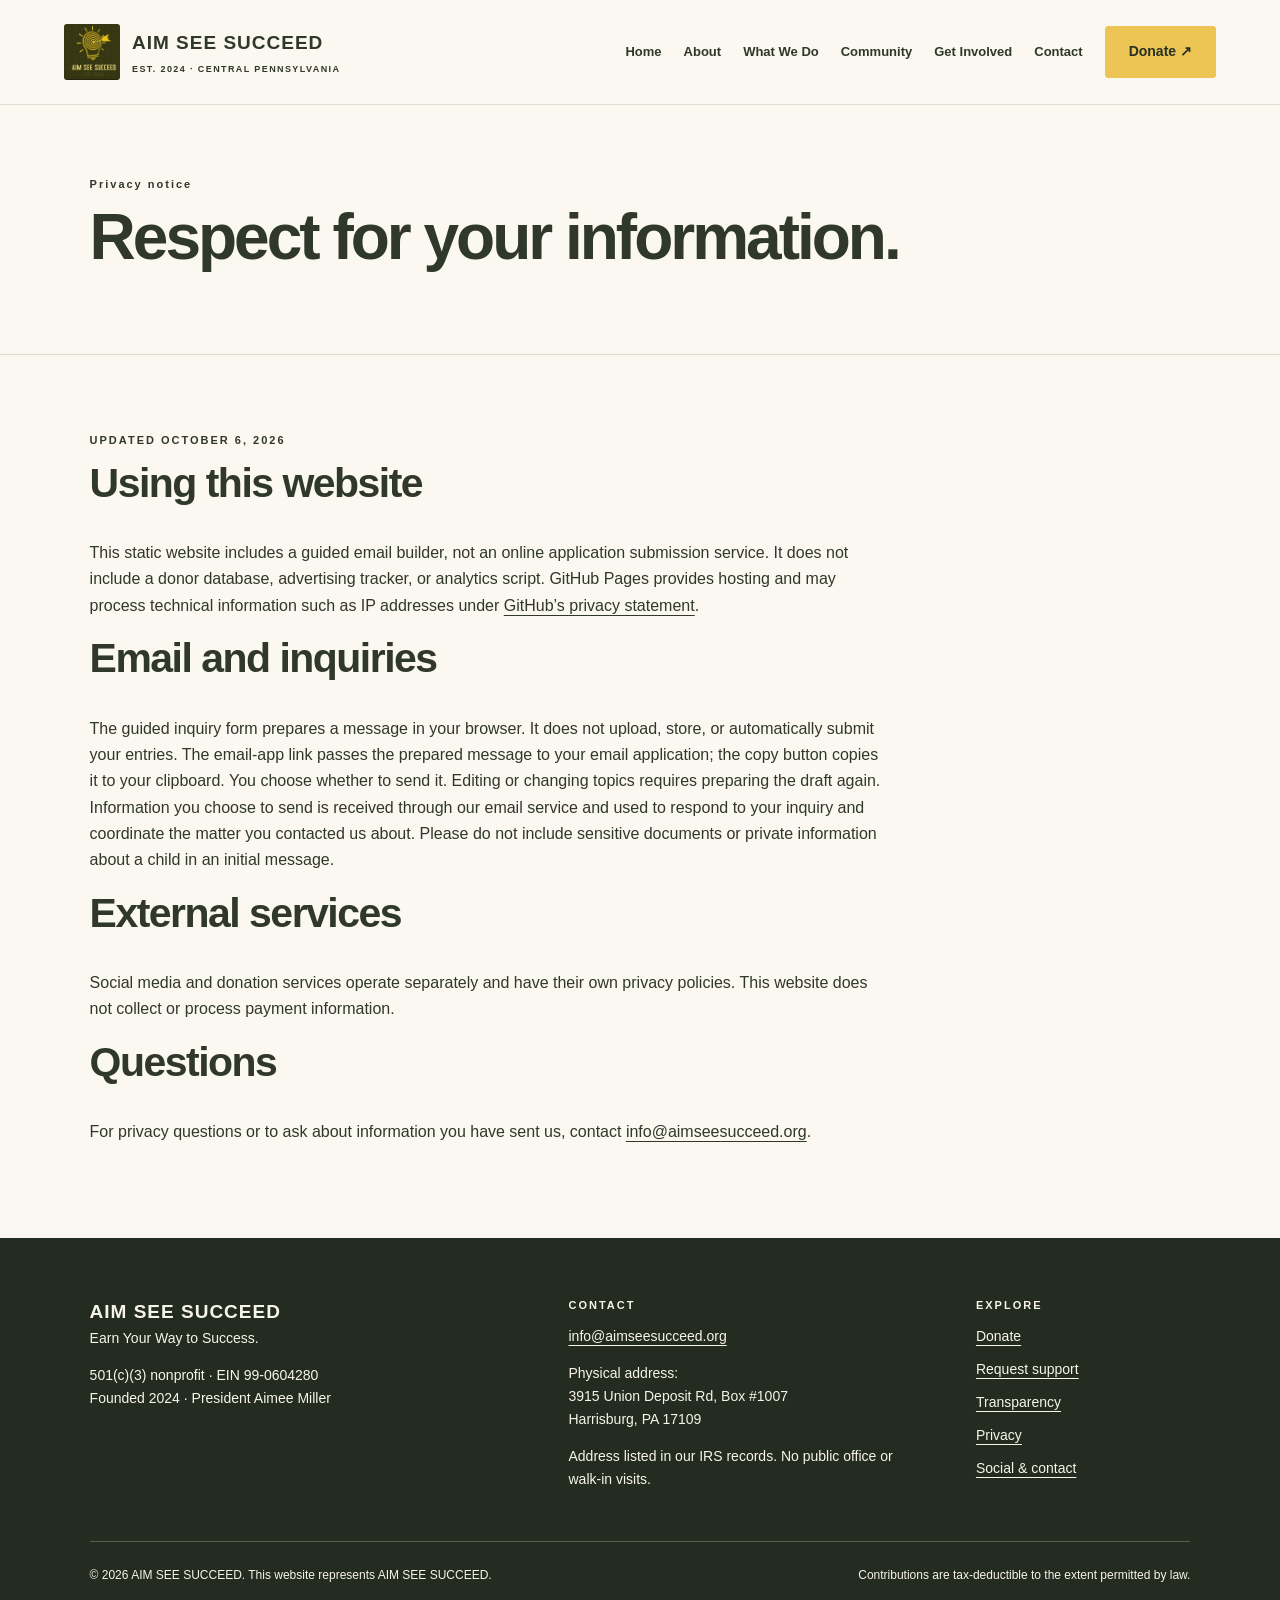
<file: privacy.html>
<!doctype html><html lang="en"><head><meta charset="utf-8"><meta name="viewport" content="width=device-width,initial-scale=1"><title>Privacy | AIM SEE SUCCEED</title><meta name="description" content="Respect for your information. AIM SEE SUCCEED is a 501(c)(3) nonprofit supporting youth opportunity in Central Pennsylvania."><meta name="theme-color" content="#30372b"><link rel="icon" href="favicon.ico?v=20261008" sizes="16x16 32x32 48x48 64x64">
<link rel="icon" href="favicon-32x32.png?v=20261008" type="image/png" sizes="32x32">
<link rel="icon" href="favicon-192x192.png?v=20261008" type="image/png" sizes="192x192">
<link rel="apple-touch-icon" href="apple-touch-icon.png?v=20261008" sizes="180x180"><link rel="stylesheet" href="styles.css?v=20260930-images"><script src="script.js" defer></script></head><body><a class="skip" href="#main">Skip to content</a><header><div class="header-inner"><a class="wordmark" href="index.html" aria-label="Aim See Succeed home"><img class="header-logo" src="logo.png" width="479" height="479" alt=""><span>AIM SEE SUCCEED<small>EST. 2024 · CENTRAL PENNSYLVANIA</small></span></a><button class="menu-toggle" aria-expanded="false" aria-controls="navigation">Menu</button><nav id="navigation" aria-label="Main navigation"><a href="index.html">Home</a><a href="about.html">About</a><a href="programs.html">What We Do</a><a href="community.html">Community</a><a href="get-involved.html">Get Involved</a><a href="contact.html">Contact</a><a class="button" href="donate.html">Donate ↗</a></nav></div></header><main id="main"><section class="page-intro"><p class="eyebrow">Privacy notice</p><h1>Respect for your information.</h1></section><section><p class="eyebrow">UPDATED OCTOBER 6, 2026</p><h2>Using this website</h2><p>This static website includes a guided email builder, not an online application submission service. It does not include a donor database, advertising tracker, or analytics script. GitHub Pages provides hosting and may process technical information such as IP addresses under <a href="https://docs.github.com/en/site-policy/privacy-policies/github-general-privacy-statement">GitHub’s privacy statement</a>.</p><h2>Email and inquiries</h2><p>The guided inquiry form prepares a message in your browser. It does not upload, store, or automatically submit your entries. The email-app link passes the prepared message to your email application; the copy button copies it to your clipboard. You choose whether to send it. Editing or changing topics requires preparing the draft again. Information you choose to send is received through our email service and used to respond to your inquiry and coordinate the matter you contacted us about. Please do not include sensitive documents or private information about a child in an initial message.</p><h2>External services</h2><p>Social media and donation services operate separately and have their own privacy policies. This website does not collect or process payment information.</p><h2>Questions</h2><p>For privacy questions or to ask about information you have sent us, contact <a href="contact.html?topic=privacy#inquiry">info@aimseesucceed.org</a>.</p></section></main><footer><div class="footer-grid"><div><a class="wordmark" href="index.html">AIM SEE SUCCEED</a><p>Earn Your Way to Success.</p><p>501(c)(3) nonprofit · EIN 99-0604280<br>Founded 2024 · President Aimee Miller</p></div><div><p class="eyebrow">CONTACT</p><p><a href="contact.html#inquiry">info@aimseesucceed.org</a></p><p>Physical address:<br>3915 Union Deposit Rd, Box #1007<br>Harrisburg, PA 17109</p><p>Address listed in our IRS records. No public office or walk-in visits.</p></div><div><p class="eyebrow">EXPLORE</p><a href="donate.html">Donate</a><a href="get-involved.html">Request support</a><a href="transparency.html">Transparency</a><a href="privacy.html">Privacy</a><a href="contact.html">Social & contact</a></div></div><div class="footer-bottom"><p>© 2026 AIM SEE SUCCEED. This website represents AIM SEE SUCCEED.</p><p>Contributions are tax-deductible to the extent permitted by law.</p></div></footer></body></html>
</file>
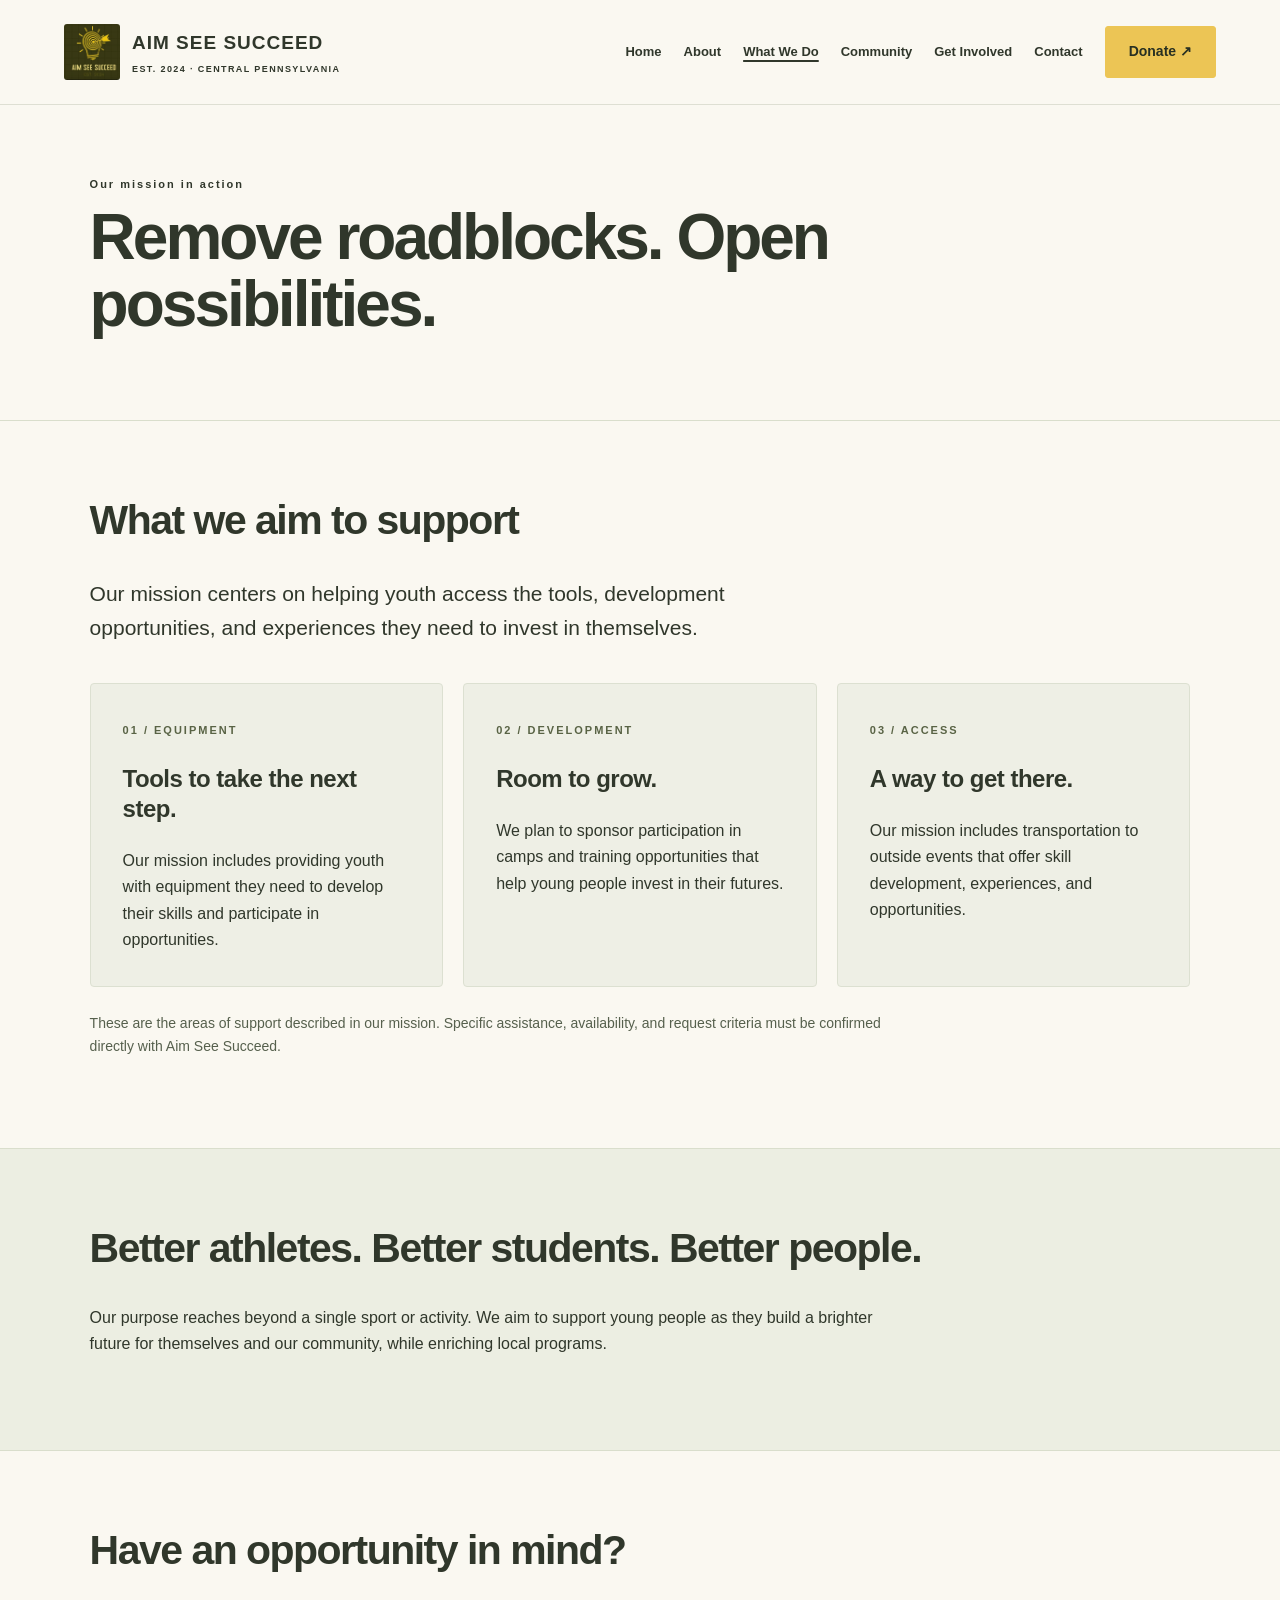
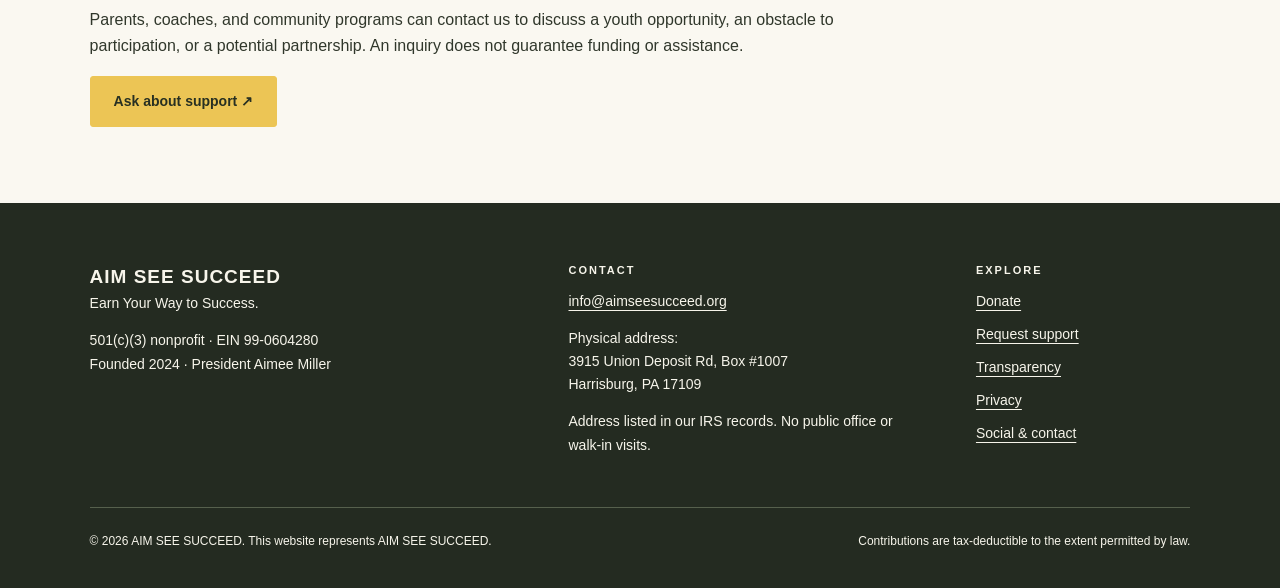
<file: programs.html>
<!doctype html><html lang="en"><head><meta charset="utf-8"><meta name="viewport" content="width=device-width,initial-scale=1"><title>What We Do | AIM SEE SUCCEED</title><meta name="description" content="Remove roadblocks. Open possibilities. AIM SEE SUCCEED is a 501(c)(3) nonprofit supporting youth opportunity in Central Pennsylvania."><meta name="theme-color" content="#30372b"><link rel="icon" href="favicon.ico?v=20261008" sizes="16x16 32x32 48x48 64x64">
<link rel="icon" href="favicon-32x32.png?v=20261008" type="image/png" sizes="32x32">
<link rel="icon" href="favicon-192x192.png?v=20261008" type="image/png" sizes="192x192">
<link rel="apple-touch-icon" href="apple-touch-icon.png?v=20261008" sizes="180x180"><link rel="stylesheet" href="styles.css?v=20260930-images"><script src="script.js" defer></script></head><body><a class="skip" href="#main">Skip to content</a><header><div class="header-inner"><a class="wordmark" href="index.html" aria-label="Aim See Succeed home"><img class="header-logo" src="logo.png" width="479" height="479" alt=""><span>AIM SEE SUCCEED<small>EST. 2024 · CENTRAL PENNSYLVANIA</small></span></a><button class="menu-toggle" aria-expanded="false" aria-controls="navigation">Menu</button><nav id="navigation" aria-label="Main navigation"><a href="index.html">Home</a><a href="about.html">About</a><a href="programs.html" aria-current="page">What We Do</a><a href="community.html">Community</a><a href="get-involved.html">Get Involved</a><a href="contact.html">Contact</a><a class="button" href="donate.html">Donate ↗</a></nav></div></header><main id="main"><section class="page-intro"><p class="eyebrow">Our mission in action</p><h1>Remove roadblocks. Open possibilities.</h1></section><section><h2>What we aim to support</h2><p class="lead">Our mission centers on helping youth access the tools, development opportunities, and experiences they need to invest in themselves.</p><div class="grid"><article class="card"><span class="number">01 / EQUIPMENT</span><h3>Tools to take the next step.</h3><p>Our mission includes providing youth with equipment they need to develop their skills and participate in opportunities.</p></article><article class="card"><span class="number">02 / DEVELOPMENT</span><h3>Room to grow.</h3><p>We plan to sponsor participation in camps and training opportunities that help young people invest in their futures.</p></article><article class="card"><span class="number">03 / ACCESS</span><h3>A way to get there.</h3><p>Our mission includes transportation to outside events that offer skill development, experiences, and opportunities.</p></article></div><p class="note">These are the areas of support described in our mission. Specific assistance, availability, and request criteria must be confirmed directly with Aim See Succeed.</p></section><section class="band"><h2>Better athletes. Better students. Better people.</h2><p>Our purpose reaches beyond a single sport or activity. We aim to support young people as they build a brighter future for themselves and our community, while enriching local programs.</p></section><section><h2>Have an opportunity in mind?</h2><p>Parents, coaches, and community programs can contact us to discuss a youth opportunity, an obstacle to participation, or a potential partnership. An inquiry does not guarantee funding or assistance.</p><a class="button" href="get-involved.html">Ask about support ↗</a></section></main><footer><div class="footer-grid"><div><a class="wordmark" href="index.html">AIM SEE SUCCEED</a><p>Earn Your Way to Success.</p><p>501(c)(3) nonprofit · EIN 99-0604280<br>Founded 2024 · President Aimee Miller</p></div><div><p class="eyebrow">CONTACT</p><p><a href="contact.html#inquiry">info@aimseesucceed.org</a></p><p>Physical address:<br>3915 Union Deposit Rd, Box #1007<br>Harrisburg, PA 17109</p><p>Address listed in our IRS records. No public office or walk-in visits.</p></div><div><p class="eyebrow">EXPLORE</p><a href="donate.html">Donate</a><a href="get-involved.html">Request support</a><a href="transparency.html">Transparency</a><a href="privacy.html">Privacy</a><a href="contact.html">Social & contact</a></div></div><div class="footer-bottom"><p>© 2026 AIM SEE SUCCEED. This website represents AIM SEE SUCCEED.</p><p>Contributions are tax-deductible to the extent permitted by law.</p></div></footer></body></html>
</file>
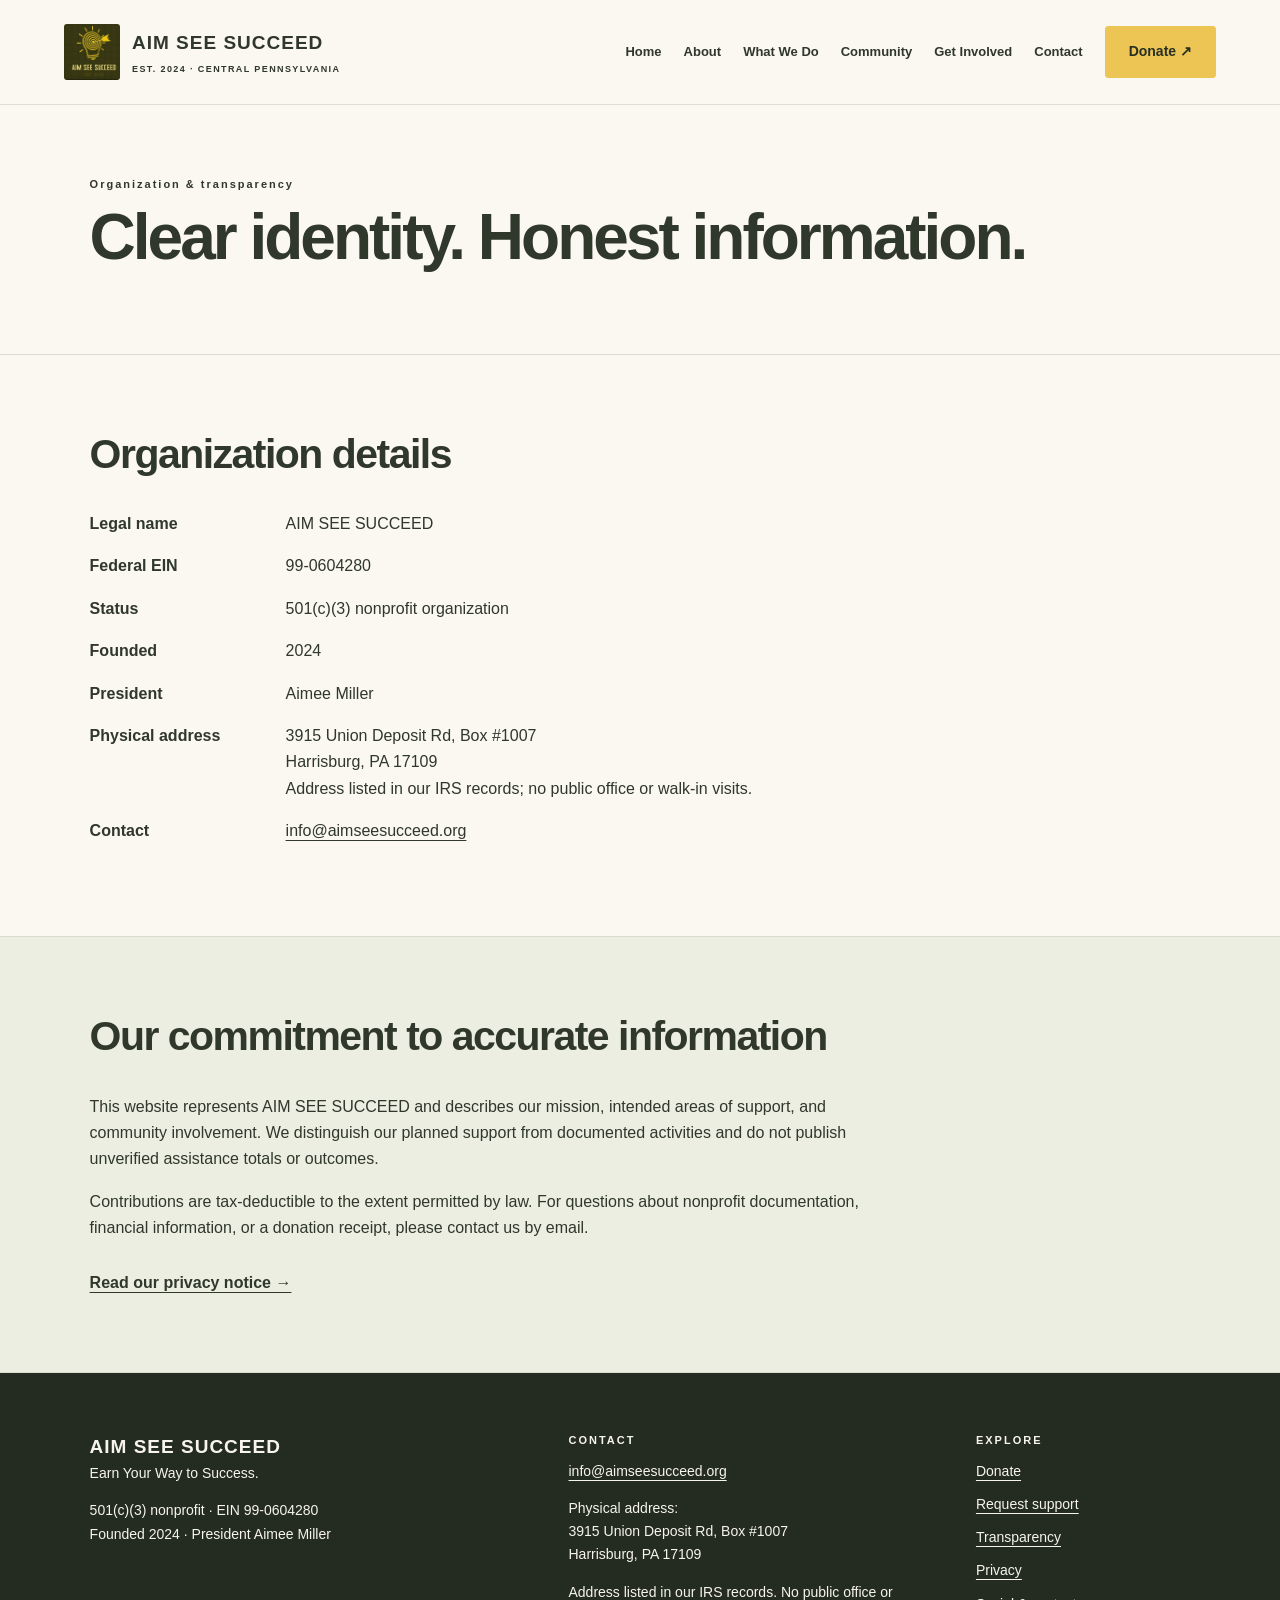
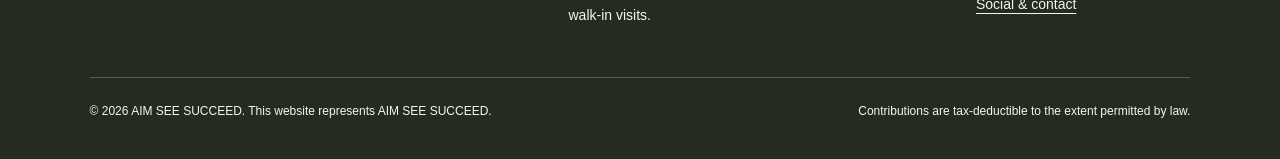
<file: transparency.html>
<!doctype html><html lang="en"><head><meta charset="utf-8"><meta name="viewport" content="width=device-width,initial-scale=1"><title>Transparency | AIM SEE SUCCEED</title><meta name="description" content="Clear identity. Honest information. AIM SEE SUCCEED is a 501(c)(3) nonprofit supporting youth opportunity in Central Pennsylvania."><meta name="theme-color" content="#30372b"><link rel="icon" href="favicon.ico?v=20261008" sizes="16x16 32x32 48x48 64x64">
<link rel="icon" href="favicon-32x32.png?v=20261008" type="image/png" sizes="32x32">
<link rel="icon" href="favicon-192x192.png?v=20261008" type="image/png" sizes="192x192">
<link rel="apple-touch-icon" href="apple-touch-icon.png?v=20261008" sizes="180x180"><link rel="stylesheet" href="styles.css?v=20260930-images"><script src="script.js" defer></script></head><body><a class="skip" href="#main">Skip to content</a><header><div class="header-inner"><a class="wordmark" href="index.html" aria-label="Aim See Succeed home"><img class="header-logo" src="logo.png" width="479" height="479" alt=""><span>AIM SEE SUCCEED<small>EST. 2024 · CENTRAL PENNSYLVANIA</small></span></a><button class="menu-toggle" aria-expanded="false" aria-controls="navigation">Menu</button><nav id="navigation" aria-label="Main navigation"><a href="index.html">Home</a><a href="about.html">About</a><a href="programs.html">What We Do</a><a href="community.html">Community</a><a href="get-involved.html">Get Involved</a><a href="contact.html">Contact</a><a class="button" href="donate.html">Donate ↗</a></nav></div></header><main id="main"><section class="page-intro"><p class="eyebrow">Organization & transparency</p><h1>Clear identity. Honest information.</h1></section><section><h2>Organization details</h2><dl><dt>Legal name</dt><dd>AIM SEE SUCCEED</dd><dt>Federal EIN</dt><dd>99-0604280</dd><dt>Status</dt><dd>501(c)(3) nonprofit organization</dd><dt>Founded</dt><dd>2024</dd><dt>President</dt><dd>Aimee Miller</dd><dt>Physical address</dt><dd>3915 Union Deposit Rd, Box #1007<br>Harrisburg, PA 17109<br>Address listed in our IRS records; no public office or walk-in visits.</dd><dt>Contact</dt><dd><a href="contact.html#inquiry">info@aimseesucceed.org</a></dd></dl></section><section class="band"><h2>Our commitment to accurate information</h2><p>This website represents AIM SEE SUCCEED and describes our mission, intended areas of support, and community involvement. We distinguish our planned support from documented activities and do not publish unverified assistance totals or outcomes.</p><p>Contributions are tax-deductible to the extent permitted by law. For questions about nonprofit documentation, financial information, or a donation receipt, please contact us by email.</p><a class="text-link" href="privacy.html">Read our privacy notice →</a></section></main><footer><div class="footer-grid"><div><a class="wordmark" href="index.html">AIM SEE SUCCEED</a><p>Earn Your Way to Success.</p><p>501(c)(3) nonprofit · EIN 99-0604280<br>Founded 2024 · President Aimee Miller</p></div><div><p class="eyebrow">CONTACT</p><p><a href="contact.html#inquiry">info@aimseesucceed.org</a></p><p>Physical address:<br>3915 Union Deposit Rd, Box #1007<br>Harrisburg, PA 17109</p><p>Address listed in our IRS records. No public office or walk-in visits.</p></div><div><p class="eyebrow">EXPLORE</p><a href="donate.html">Donate</a><a href="get-involved.html">Request support</a><a href="transparency.html">Transparency</a><a href="privacy.html">Privacy</a><a href="contact.html">Social & contact</a></div></div><div class="footer-bottom"><p>© 2026 AIM SEE SUCCEED. This website represents AIM SEE SUCCEED.</p><p>Contributions are tax-deductible to the extent permitted by law.</p></div></footer></body></html>
</file>
<file: styles.css>
*{box-sizing:border-box}html{scroll-behavior:smooth}body{margin:0;background:#faf8f1;color:#30372b;font-family:Arial,Helvetica,sans-serif;line-height:1.65}a{color:inherit;text-underline-offset:4px}a:hover{color:#766013}a:focus-visible,button:focus-visible{outline:3px solid #ad7f0a;outline-offset:5px}header{background:#faf8f1;border-bottom:1px solid #dedfd3}.header-inner{max-width:1320px;margin:auto;padding:24px 5%;display:flex;align-items:center;justify-content:space-between;gap:20px}.wordmark{font-size:19px;font-weight:900;letter-spacing:1px;text-decoration:none;white-space:nowrap}.wordmark small{display:block;font-size:9px;letter-spacing:1.4px;margin-top:3px}nav{display:flex;align-items:center;gap:22px;font-size:13px;font-weight:700}nav a{text-decoration:none}nav a[aria-current]{text-decoration:underline;text-decoration-thickness:2px}.button{display:inline-flex;align-items:center;justify-content:center;gap:22px;background:#ecc555;color:#283022;padding:13px 23px;border:1px solid #ecc555;border-radius:3px;text-decoration:none;font-size:14px;font-weight:700}.button:hover{background:#f5d878;color:#283022}.secondary{background:transparent;border-color:#8e9485;color:inherit}.menu-toggle{display:none;background:transparent;border:1px solid #30372b;padding:10px 16px;font:inherit}main>section{max-width:1320px;margin:auto;padding:76px 7%}h1,h2,h3,p{margin-top:0}h1{font-size:clamp(44px,6vw,84px);line-height:1.04;letter-spacing:-3px;max-width:950px;margin-bottom:28px}h2{font-size:clamp(30px,3.2vw,46px);line-height:1.13;letter-spacing:-1.5px;max-width:850px}h3{font-size:24px;line-height:1.25;letter-spacing:-.5px}p{max-width:800px}em{font-style:normal;color:#ecc555}.eyebrow,.number{font-size:11px;font-weight:700;letter-spacing:2px}.lead{font-size:21px;line-height:1.6;max-width:730px}.hero{max-width:none;background:#30372b;color:#faf8f1;display:grid;grid-template-columns:1.5fr 1fr;gap:70px;padding:85px max(7%,calc((100% - 1135px)/2));align-items:center}.hero h1{font-size:clamp(52px,6.2vw,92px)}.hero .lead{max-width:570px}.actions{display:flex;flex-wrap:wrap;gap:13px;margin-top:32px}.brand-panel{border:1px solid #6d745e;background:#363e2f;padding:38px;text-align:center;transform:rotate(-2deg);box-shadow:18px 18px 0 #252c22}.brand-panel p{font-size:clamp(34px,4vw,60px);font-weight:900;line-height:1.15;letter-spacing:2px;margin:10px 0}.brand-panel span{color:#a7ae98;font-size:25px}.brand-panel small{display:block;border-top:1px solid #67705a;padding-top:20px;margin-top:25px}.gold{color:#ecc555}.grid{display:grid;grid-template-columns:repeat(3,minmax(0,1fr));gap:20px;margin-top:38px}.two{grid-template-columns:repeat(2,minmax(0,1fr))}.card{background:#eeefe5;border:1px solid #dce0d1;border-radius:4px;padding:32px}.card h3{margin-top:22px}.card p:last-child{margin-bottom:0}.number{color:#596345}.band{background:#eceee2;border-top:1px solid #d9decc;border-bottom:1px solid #d9decc}.text-link{font-weight:700;display:inline-block;margin-top:12px}.mission{font-size:19px;max-width:980px}.page-intro{padding-top:70px;padding-bottom:55px;border-bottom:1px solid #d9decc}.page-intro h1{font-size:clamp(43px,5vw,68px)}.note{font-size:14px;margin-top:25px;color:#56604d}.award{margin-top:34px;padding:28px 32px;border-left:5px solid #c39b30;background:#eeefe5}.award h3{font-size:32px;margin:8px 0}address{font-style:normal;font-size:19px}dl{display:grid;grid-template-columns:180px 1fr;gap:16px;max-width:850px}dt{font-weight:700}dd{margin:0}.social{display:flex;flex-wrap:wrap;gap:30px;font-weight:700}footer{background:#242b21;color:#f7f5eb;padding:58px 7% 25px}.footer-grid{max-width:1135px;margin:auto;display:grid;grid-template-columns:1.2fr 1fr .6fr;gap:50px;font-size:14px}.footer-grid>div:last-child a{display:block;margin:10px 0}.footer-bottom{max-width:1135px;margin:36px auto 0;border-top:1px solid #56604d;padding-top:24px;font-size:12px;display:flex;justify-content:space-between;gap:30px}footer a:hover{color:#ecc555}.skip{position:absolute;top:-100px;left:10px;background:#ecc555;padding:12px;z-index:100}.skip:focus{top:10px}@media(max-width:1100px){.header-inner{flex-wrap:wrap}nav{gap:18px;width:100%;justify-content:space-between}.hero{gap:35px}.card{padding:24px}}@media(max-width:700px){.header-inner{padding:20px 6%}.wordmark{font-size:16px}.wordmark small{font-size:8px}.menu-toggle{display:block}nav{display:none;flex-direction:column;align-items:stretch;gap:0}nav.open{display:flex}nav a{padding:12px 4px}nav .button{margin-top:10px}.hero{grid-template-columns:1fr;padding:54px 7%;gap:42px}.hero h1{letter-spacing:-2px}.brand-panel{max-width:420px;transform:none;box-shadow:10px 10px 0 #252c22}.brand-panel p{font-size:40px}.grid,.two,.footer-grid{grid-template-columns:1fr}.grid{margin-top:28px}main>section{padding:50px 7%}.lead{font-size:19px}.mission{font-size:17px}.footer-grid{gap:26px}.footer-bottom{display:block}dl{grid-template-columns:1fr;gap:6px}dd{margin-bottom:18px}.page-intro h1{letter-spacing:-1.5px}.actions .button{width:100%}}@media(prefers-reduced-motion:reduce){html{scroll-behavior:auto}}
.header-inner>.wordmark{display:flex;align-items:center;gap:12px}.header-logo{width:56px;height:56px;object-fit:contain;border-radius:3px}.logo-panel{padding:0;overflow:hidden;background:#363b16}.logo-panel img{display:block;width:100%;height:auto}figure{margin:0}figure img{display:block;width:100%;height:auto;border-radius:4px}figcaption{font-size:13px;line-height:1.5;margin-top:12px;color:#56604d}.feature-photo{margin:30px 0;max-width:850px}.event-main{margin-top:38px}.photo-gallery{display:grid;grid-template-columns:1fr 1fr;align-items:start;gap:28px;margin-top:32px}.photo-gallery>div{display:grid;gap:28px}@media(max-width:700px){.header-logo{width:44px;height:44px}.header-inner>.wordmark{gap:9px}.header-inner>.wordmark span{font-size:14px}.header-inner>.wordmark small{font-size:7px;letter-spacing:1px}.photo-gallery{grid-template-columns:1fr}.logo-panel{padding:0}.logo-panel img{max-width:420px}.header-inner{gap:12px}.menu-toggle{padding:9px 12px}}
</file>
<file: inquiry.css>
.inquiry-form{max-width:850px}.inquiry-form label{display:block;font-weight:700;margin-bottom:6px}.inquiry-form input,.inquiry-form select,.inquiry-form textarea,.email-preview textarea{width:100%;font:inherit;color:#30372b;background:#fff;border:1px solid #7a826f;border-radius:3px;padding:12px;min-width:0}.inquiry-form input:focus-visible,.inquiry-form select:focus-visible,.inquiry-form textarea:focus-visible,.email-preview textarea:focus-visible{outline:3px solid #ad7f0a;outline-offset:3px}.inquiry-form .field{margin-bottom:22px}.inquiry-form .field-grid{display:grid;grid-template-columns:1fr 1fr;gap:0 24px}.inquiry-form fieldset{border:0;padding:0;margin:0 0 18px}.inquiry-form legend{font-size:24px;font-weight:700;margin:14px 0}.inquiry-form small{display:block;color:#56604d;margin:6px 0}.inquiry-form button,.email-preview button{cursor:pointer;font-family:inherit}.email-preview{max-width:850px;margin-top:32px;padding:26px;background:#eeefe5;border:1px solid #dce0d1}.email-preview h3{margin:0 0 14px}.email-preview textarea{font-size:15px;line-height:1.5;min-height:290px}.email-preview .actions{margin-top:18px}.inquiry-status{margin:16px 0 0;font-weight:700}.inquiry-form [hidden],.email-preview[hidden]{display:none!important}.inquiry-steps{max-width:800px;padding-left:22px}.inquiry-steps li{margin:8px 0}@media(max-width:700px){.inquiry-form .field-grid{grid-template-columns:1fr}.email-preview{padding:20px}.email-preview .button{width:100%}}
</file>
